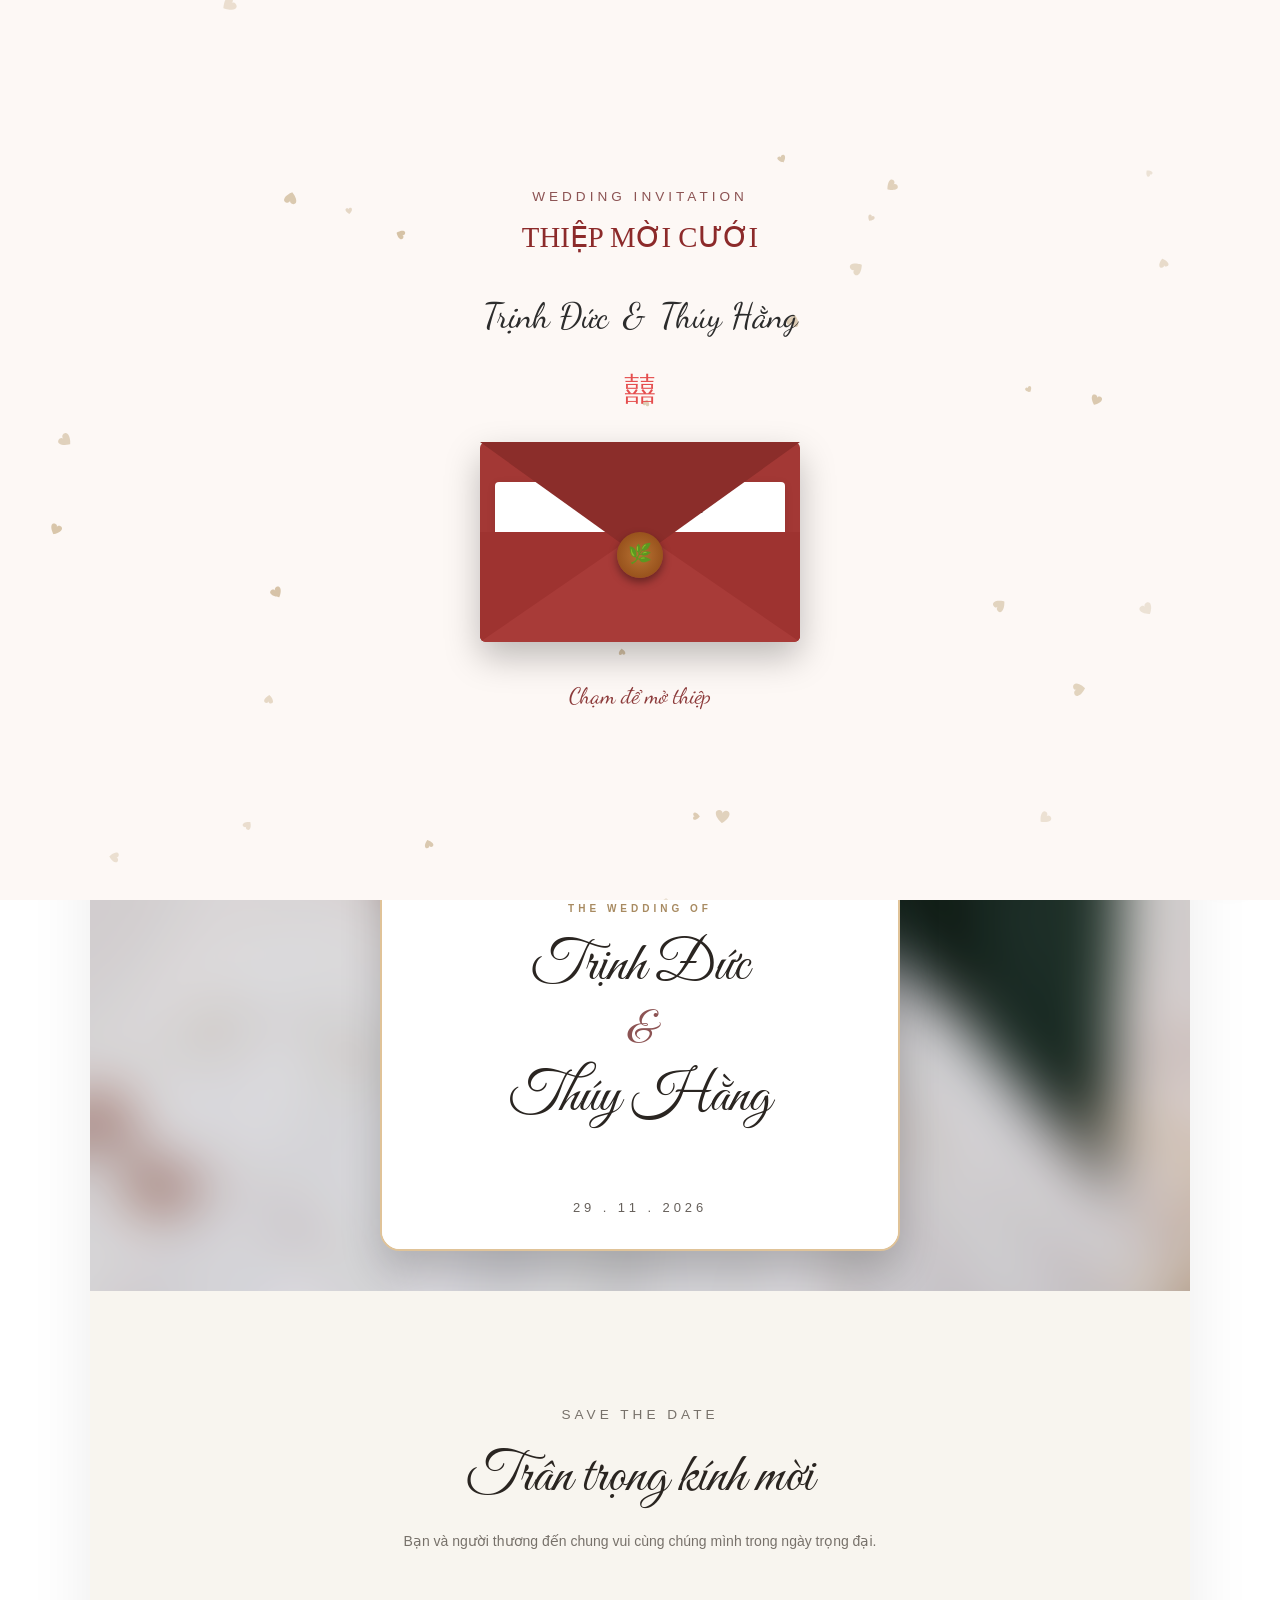
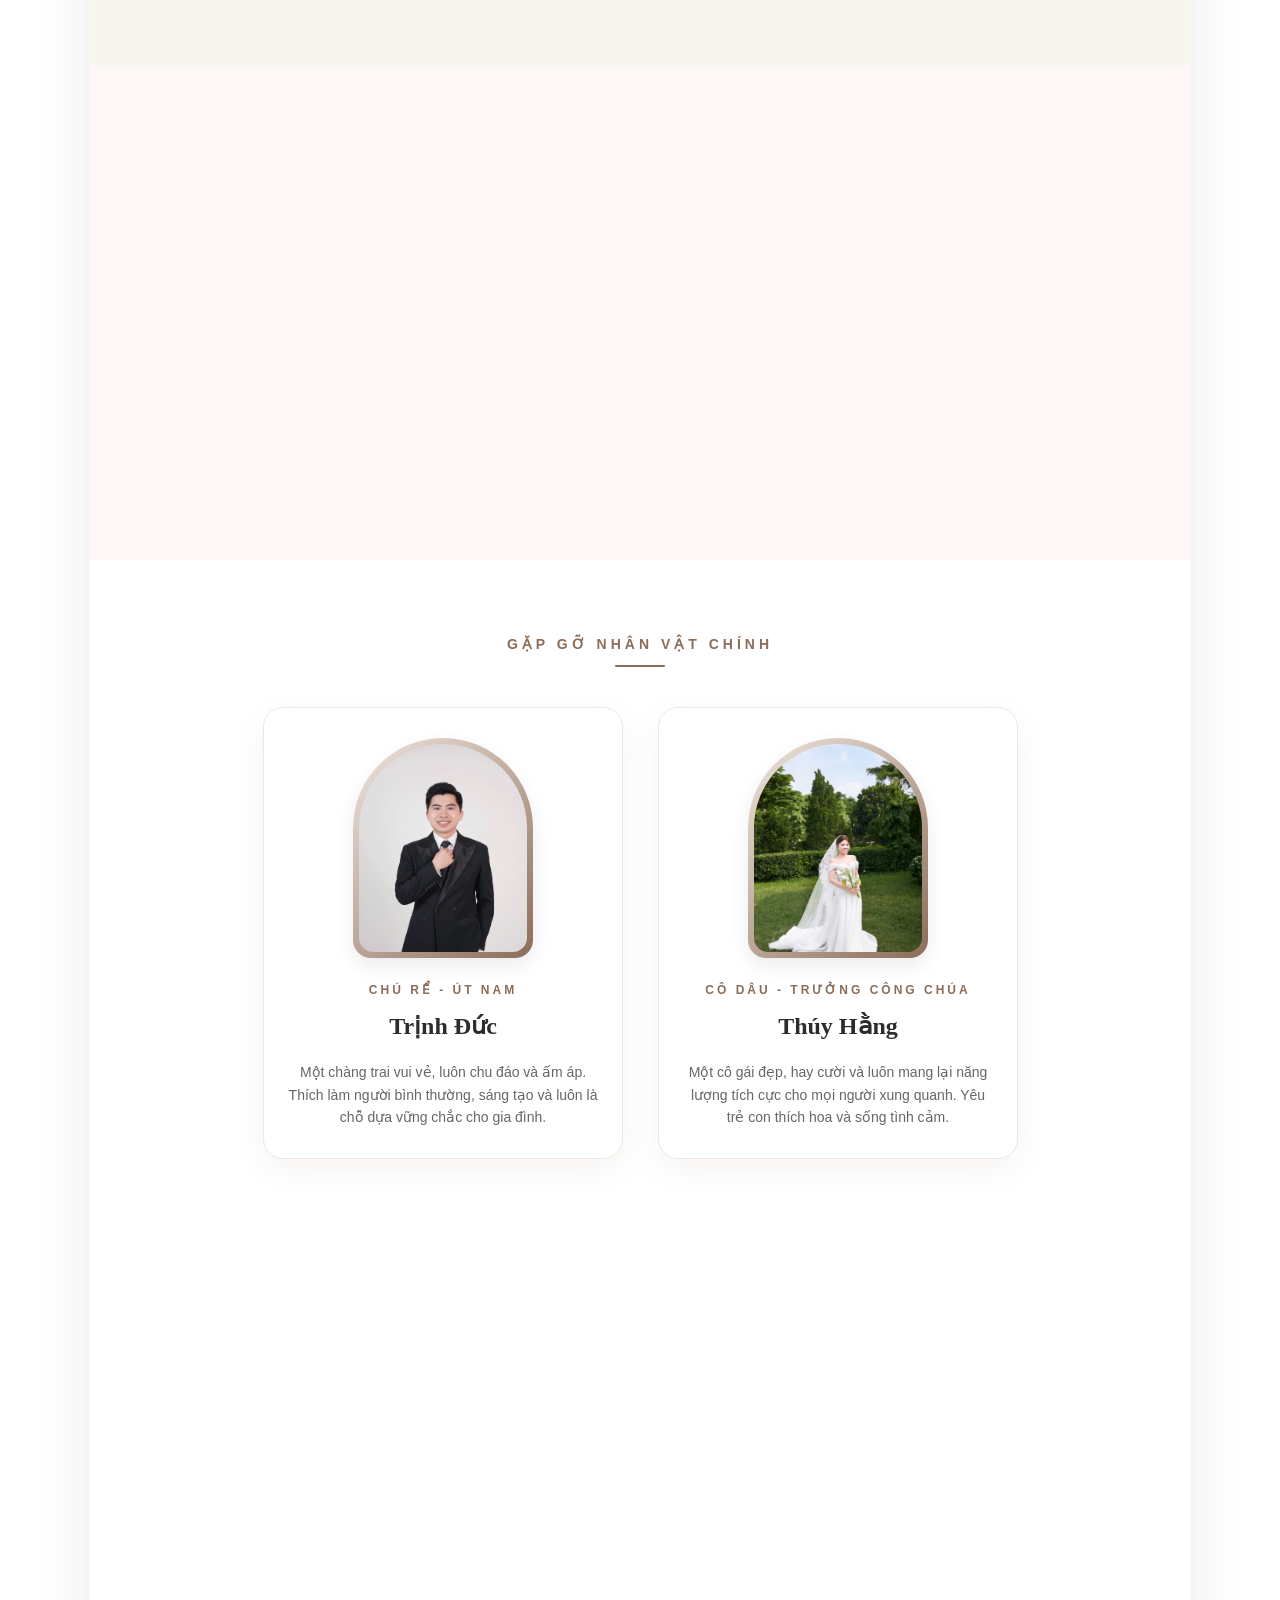
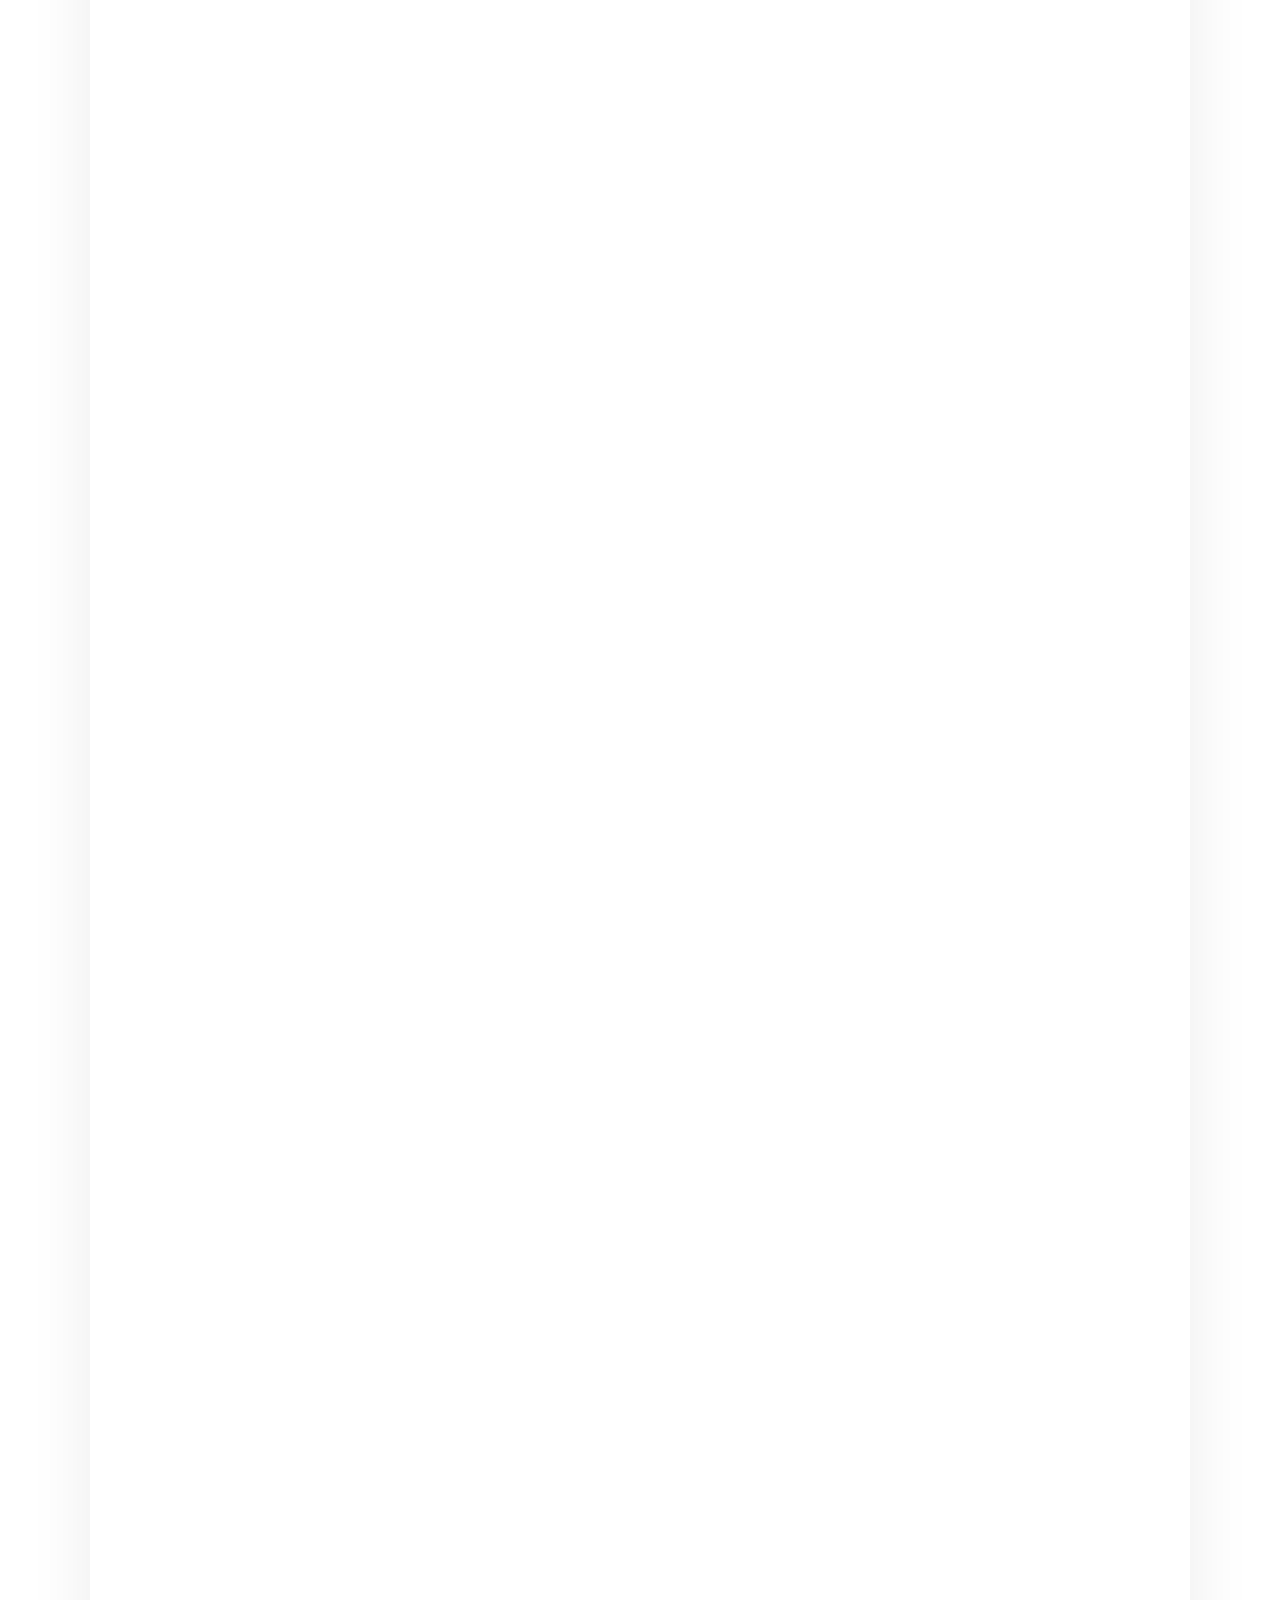
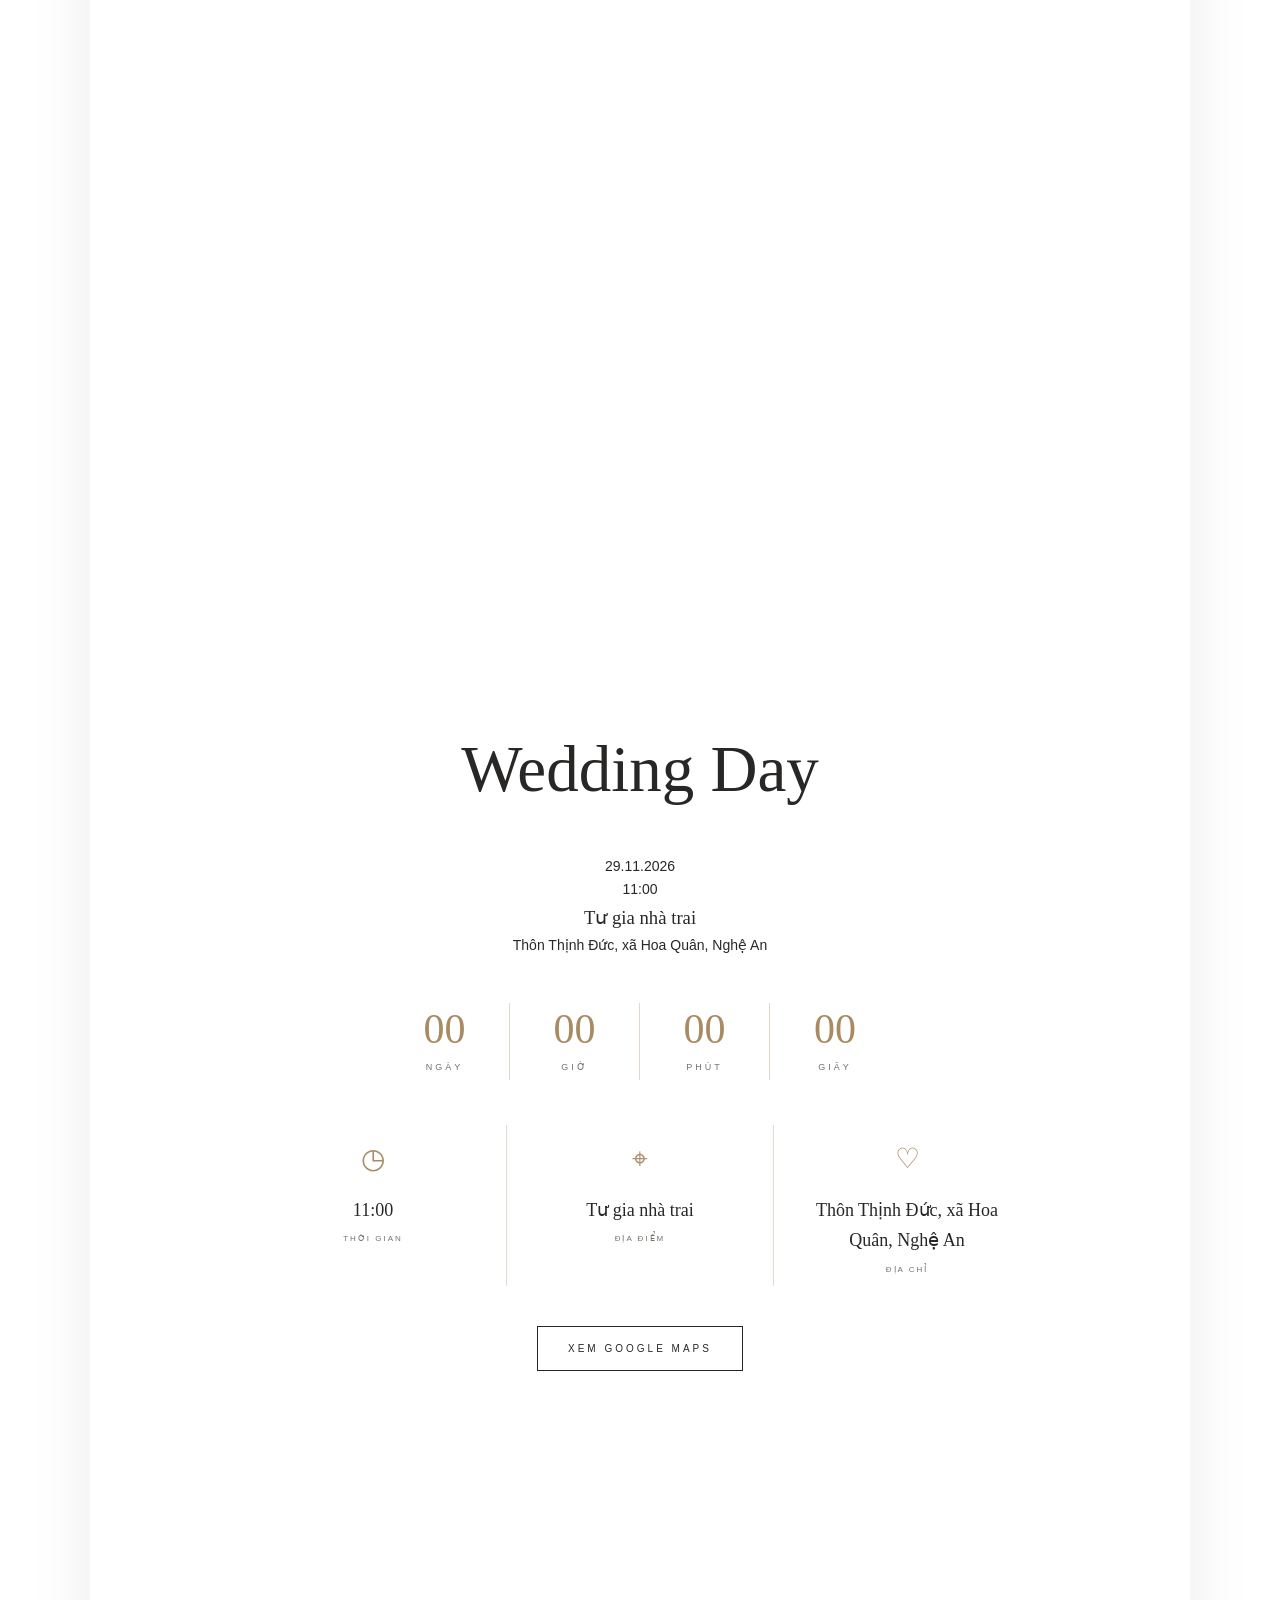
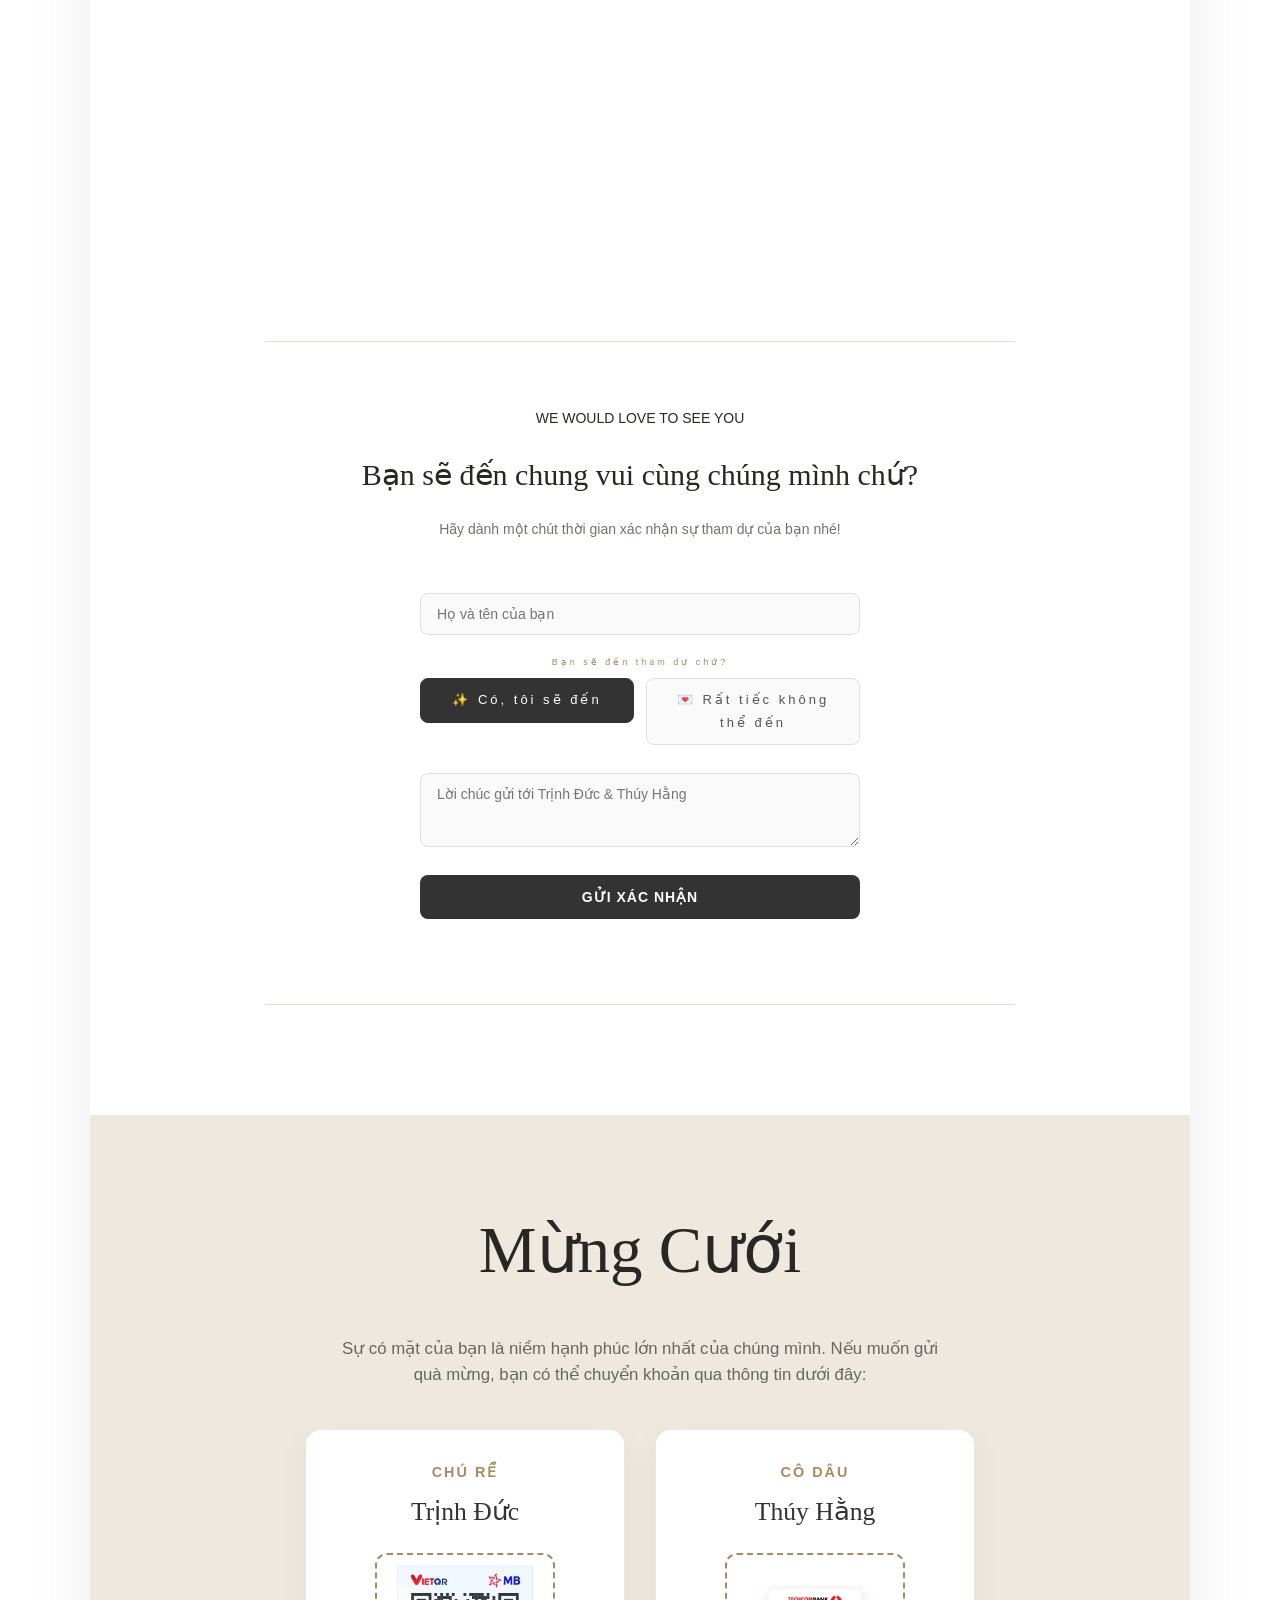
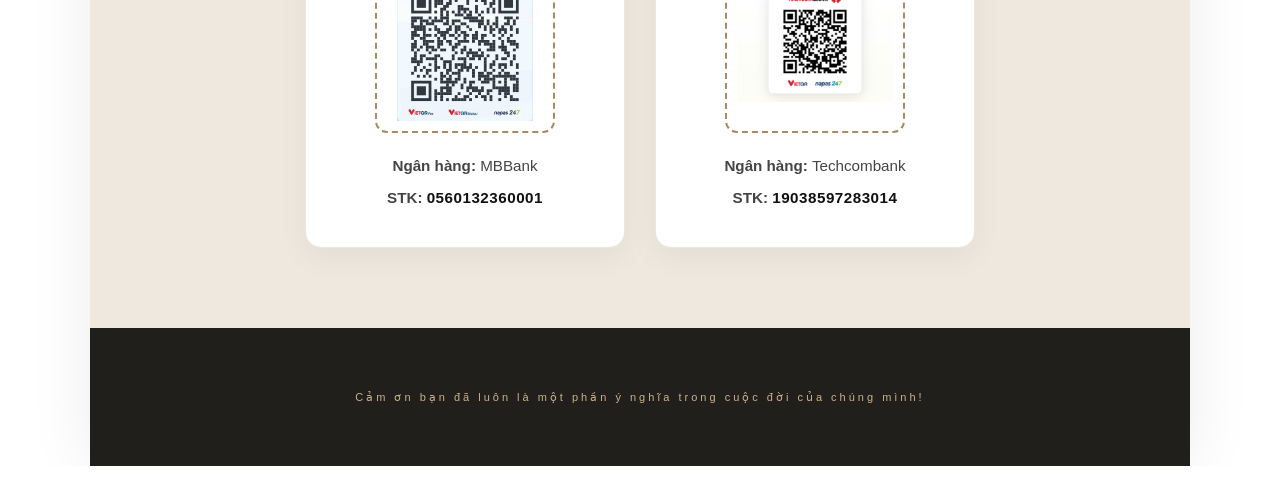
<file: index.html>
<!DOCTYPE html>
<html lang="vi">

<head>
    <meta charset="UTF-8">
    <meta name="viewport" content="width=device-width, initial-scale=1.0">
    <title>Trịnh Đức & Thúy Hằng</title>
    
    <!-- Link CSS chuẩn tĩnh cho GitHub Pages -->
    <link rel="stylesheet" href="./static/css/style.css">
    
    <!-- Google Fonts: Great Vibes & Dancing Script -->
    <link rel="preconnect" href="https://fonts.googleapis.com">
    <link rel="preconnect" href="https://fonts.gstatic.com" crossorigin>
    <link href="https://fonts.googleapis.com/css2?family=Dancing+Script:wght@600;700&family=Great+Vibes&display=swap" rel="stylesheet">
    
    <!-- Cấu hình hiển thị xem trước khi gửi link qua Zalo / Facebook -->
    <meta property="og:type" content="website">
    <meta property="og:title" content="Thiệp Mời Cưới - Trịnh Đức & Thúy Hằng">
    <meta property="og:description" content="Trân trọng kính mời bạn đến tham dự lễ cưới của chúng mình vào ngày 29.11.2026!">
    <meta property="og:image" content="https://trinhvanduc.github.io/thiep-cuoi/static/images/background.jpg">
</head>

<body>
    <!-- MÀN MỞ ĐẦU: BAO THƯ NIÊM PHONG SÁP -->
    <div class="envelope-overlay" id="envelopeOverlay">
        <canvas id="particle-canvas"></canvas>

        <div class="envelope-container">
            <p class="envelope-subtitle">WEDDING INVITATION</p>
            <h1 class="envelope-title">THIỆP MỜI CƯỚI</h1>

            <div class="envelope-names">
                <span>Trịnh Đức</span>
                <span class="and-symbol">&amp;</span>
                <span>Thúy Hằng</span>
            </div>

            <div class="double-happiness-icon">囍</div>

            <div class="envelope-box" id="envelopeBox">
                <div class="envelope-flap"></div>
                <div class="wax-seal">
                    <div class="seal-inner">🌿</div>
                </div>
                <div class="envelope-card">
                    <p>Trân trọng kính mời!</p>
                    <span class="heart-icon">💖💖</span>
                </div>
                <div class="envelope-pocket"></div>
            </div>

            <p class="tap-instruction">Chạm để mở thiệp</p>
        </div>
    </div>

    <!-- HERO SECTION -->
    <header class="hero-section">
        <!-- Nền mờ phía sau -->
        <div class="hero-blur-bg" style="background-image: url('./static/images/background.jpg');"></div>

        <div class="hero-container">
            <!-- Khung bọc ảnh chính -->
            <div class="hero-image-wrapper">
                <div class="floral-corner top-left">🌸</div>
                <div class="floral-corner top-right">🌸</div>

                <img src="./static/images/background.jpg" alt="Trịnh Đức & Thúy Hằng" class="hero-img">
            </div>

            <!-- Thẻ nội dung thông tin thiệp -->
            <div class="hero-text-card">
                <div class="zodiac-mascots">
                    <span class="mascot cat" title="Chú rể Kỷ Mão">🐱</span>
                    <span class="heart-icon">💖</span>
                    <span class="mascot snake" title="Cô dâu Tân Tỵ">🐍</span>
                </div>

                <p class="hero-subtitle">THE WEDDING OF</p>
                <h1 class="hero-title">
                    <span>Trịnh Đức</span>
                    <span class="ampersand">&amp;</span>
                    <span>Thúy Hằng</span>
                </h1>
                <div class="hero-divider"></div>
                <p class="hero-date">29 . 11 . 2026</p>
            </div>
        </div>
    </header>

    <!-- LỜI MỜI -->
    <section class="invitation-section">
        <div class="container text-center">
            <p class="envelope-subtitle scroll-reveal reveal-down delay-1">SAVE THE DATE</p>
            <h2 class="hero-title scroll-reveal reveal-up delay-2">Trân trọng kính mời</h2>
            <p class="hero-desc scroll-reveal reveal-left delay-3">
                Bạn và người thương đến chung vui cùng chúng mình trong ngày trọng đại.
            </p>
        </div>
    </section>

    <!-- CALENDAR SECTION -->
    <section class="wedding-calendar-section">
        <div class="container text-center">
            <div class="calendar-box scroll-reveal reveal-up delay-1">
                <div class="calendar-header">
                    <span class="calendar-title">Our wedding day</span>
                    <span class="calendar-month">Tháng 11</span>
                </div>

                <div class="calendar-grid">
                    <div class="day-name">CN</div>
                    <div class="day-name">T2</div>
                    <div class="day-name">T3</div>
                    <div class="day-name">T4</div>
                    <div class="day-name">T5</div>
                    <div class="day-name">T6</div>
                    <div class="day-name">T7</div>

                    <div class="day-number">1</div>
                    <div class="day-number">2</div>
                    <div class="day-number">3</div>
                    <div class="day-number">4</div>
                    <div class="day-number">5</div>
                    <div class="day-number">6</div>
                    <div class="day-number">7</div>

                    <div class="day-number">8</div>
                    <div class="day-number">9</div>
                    <div class="day-number">10</div>
                    <div class="day-number">11</div>
                    <div class="day-number">12</div>
                    <div class="day-number">13</div>
                    <div class="day-number">14</div>

                    <div class="day-number">15</div>
                    <div class="day-number">16</div>
                    <div class="day-number">17</div>
                    <div class="day-number">18</div>
                    <div class="day-number">19</div>
                    <div class="day-number">20</div>
                    <div class="day-number">21</div>

                    <div class="day-number">22</div>
                    <div class="day-number">23</div>
                    <div class="day-number">24</div>
                    <div class="day-number">25</div>
                    <div class="day-number">26</div>
                    <div class="day-number">27</div>
                    <div class="day-number">28</div>

                    <div class="day-number wedding-day">
                        <span>29</span>
                    </div>
                    <div class="day-number">30</div>
                    <div class="day-number"></div>
                </div>
            </div>
        </div>
    </section>
        <!-- KHỐI GIỚI THIỆU CÔ DÂU & CHÚ RỂ -->
    <div class="couple-section">
      <div class="couple-title">Gặp gỡ Nhân vật chính</div>
      
      <div class="couple-container">
        <!-- Chú rể -->
        <div class="couple-card">
          <div class="avatar-wrapper">
            <img src="./static/images/groom.jpg" alt="Chú rể Trịnh Đức" class="couple-avatar">
          </div>
          <div class="couple-role">Chú Rể - Út nam</div>
          <div class="couple-name">Trịnh Đức</div>
          <p class="couple-desc">
            Một chàng trai vui vẻ, luôn chu đáo và ấm áp. Thích làm người bình thường, sáng tạo và luôn là chỗ dựa vững chắc cho gia đình.
          </p>
        </div>
    
        <!-- Cô dâu -->
        <div class="couple-card">
          <div class="avatar-wrapper">
            <img src="./static/images/bride.jpg" alt="Cô dâu Thúy Hằng" class="couple-avatar">
          </div>
          <div class="couple-role">Cô Dâu - Trưởng công chúa</div>
          <div class="couple-name">Thúy Hằng</div>
          <p class="couple-desc">
            Một cô gái đẹp, hay cười và luôn mang lại năng lượng tích cực cho mọi người xung quanh. Yêu trẻ con thích hoa và sống tình cảm.
          </p>
        </div>
      </div>
    </div>

    <section class="love-story-section">

        <div class="love-story-inner">
    
            <p class="love-story-label">OUR LOVE STORY</p>
    
            <div class="love-story-line"></div>
    
            <p class="love-story-text">
                Từ một cuộc gặp gỡ nhờ duyên phận,
                chúng mình đã cùng nhau đi qua
                những ngày tháng thật đẹp. Và giờ đây, chúng mình quyết định
                đi tiếp đoạn đường còn lại của cuộc đời
                bên nhau.
            </p>
    
            <div class="love-story-symbol">♡</div>
    
        </div>

    </section>

    <!-- ẢNH CÔ DÂU & CHÚ RỂ -->
    <section class="couple-photo">
        <img src="./static/images/couple.jpg" alt="Trịnh Đức & Thúy Hằng">
    </section>

    <!-- GALLERY -->
    <section class="gallery-section" id="gallery">
        <div class="container">
            <p class="section-subtitle">MEMORIES</p>
            <h2 class="section-title">Our Moments</h2>

            <div class="slideshow-container">
                <div class="slideshow-track">
                    <div class="slide"><img src="./static/images/gallery-1.jpg" alt="Khoảnh khắc 1"></div>
                    <div class="slide"><img src="./static/images/gallery-2.jpg" alt="Khoảnh khắc 2"></div>
                    <div class="slide"><img src="./static/images/gallery-3.jpg" alt="Khoảnh khắc 3"></div>
                    <div class="slide"><img src="./static/images/gallery-4.jpg" alt="Khoảnh khắc 4"></div>
                    <div class="slide"><img src="./static/images/gallery-5.jpg" alt="Khoảnh khắc 5"></div>
                    <div class="slide"><img src="./static/images/gallery-6.jpg" alt="Khoảnh khắc 6"></div>
                    <div class="slide"><img src="./static/images/gallery-7.jpg" alt="Khoảnh khắc 7"></div>
                    <div class="slide"><img src="./static/images/gallery-8.jpg" alt="Khoảnh khắc 8"></div>
                    <div class="slide"><img src="./static/images/gallery-9.jpg" alt="Khoảnh khắc 9"></div>
                    <div class="slide"><img src="./static/images/gallery-10.jpg" alt="Khoảnh khắc 10"></div>
                    <div class="slide"><img src="./static/images/gallery-11.jpg" alt="Khoảnh khắc 11"></div>
                    <div class="slide"><img src="./static/images/gallery-12.jpg" alt="Khoảnh khắc 12"></div>
                    <div class="slide"><img src="./static/images/gallery-13.jpg" alt="Khoảnh khắc 13"></div>
                    <div class="slide"><img src="./static/images/gallery-14.jpg" alt="Khoảnh khắc 14"></div>
                    <div class="slide"><img src="./static/images/gallery-15.jpg" alt="Khoảnh khắc 15"></div>
                    <div class="slide"><img src="./static/images/gallery-16.jpg" alt="Khoảnh khắc 16"></div>
                    <div class="slide"><img src="./static/images/gallery-17.jpg" alt="Khoảnh khắc 17"></div>
                    <div class="slide"><img src="./static/images/gallery-18.jpg" alt="Khoảnh khắc 18"></div>
                    <div class="slide"><img src="./static/images/gallery-19.jpg" alt="Khoảnh khắc 19"></div>
                    <div class="slide"><img src="./static/images/gallery-20.jpg" alt="Khoảnh khắc 20"></div>
                    <div class="slide"><img src="./static/images/gallery-21.jpg" alt="Khoảnh khắc 21"></div>
                </div>

                <button class="slide-btn prev-btn" id="prevSlide">&#10094;</button>
                <button class="slide-btn next-btn" id="nextSlide">&#10095;</button>
                <div class="slideshow-dots" id="slideDots"></div>
            </div>
        </div>
    </section>

    <!-- THÔNG TIN ĐÁM CƯỚI -->
    <section>
        <h2>Wedding Day</h2>
        <p>29.11.2026</p>
        <p>11:00</p>
        <h3>Tư gia nhà trai</h3>
        <p>Thôn Thịnh Đức, xã Hoa Quân, Nghệ An</p>

        <!-- COUNTDOWN -->
        <div class="countdown" data-date="2026-11-29T11:00:00+07:00">
            <div>
                <span id="days">00</span>
                <small>NGÀY</small>
            </div>
            <div>
                <span id="hours">00</span>
                <small>GIỜ</small>
            </div>
            <div>
                <span id="minutes">00</span>
                <small>PHÚT</small>
            </div>
            <div>
                <span id="seconds">00</span>
                <small>GIÂY</small>
            </div>
        </div>

        <div class="venue-info">
            <div class="venue-item">
                <span class="venue-icon">◷</span>
                <strong>11:00</strong>
                <small>THỜI GIAN</small>
            </div>
            <div class="venue-item">
                <span class="venue-icon">⌖</span>
                <strong>Tư gia nhà trai</strong>
                <small>ĐỊA ĐIỂM</small>
            </div>
            <div class="venue-item">
                <span class="venue-icon">♡</span>
                <strong>Thôn Thịnh Đức, xã Hoa Quân, Nghệ An</strong>
                <small>ĐỊA CHỈ</small>
            </div>
        </div>

        <a href="https://maps.app.goo.gl/r1ev92EYNdfGbVeb6" target="_blank" rel="noopener noreferrer" class="map-button">XEM GOOGLE MAPS</a>

        <div class="map-container">
            <iframe src="https://www.google.com/maps/embed?pb=!1m13!1m8!1m3!1d472.18695833668085!2d105.3053554!3d18.7760513!3m2!1i1024!2i768!4f13.1!3m2!1m1!2zMTjCsDQ2JzMzLjgiTiAxMDXCsDE4JzE4LjUiRQ!5e0!3m2!1svi!2s!4v1790695305399!5m2!1svi!2s" width="600" height="450" style="border:0;" allowfullscreen="" loading="lazy" referrerpolicy="strict-origin-when-cross-origin"></iframe>
        </div>

        <div class="rsvp-invitation">
            <p class="section-label">WE WOULD LOVE TO SEE YOU</p>
            <h3>Bạn sẽ đến chung vui cùng chúng mình chứ?</h3>
            <p>Hãy dành một chút thời gian xác nhận sự tham dự của bạn nhé!</p>
            <form id="rsvpForm" class="wedding-form">
                <div class="form-group">
                    <input type="text" id="guestName" placeholder="Họ và tên của bạn" required>
                </div>
            
                <div class="form-group">
                    <label class="form-label">Bạn sẽ đến tham dự chứ?</label>
                    <div class="radio-tile-group">
                        <label class="radio-tile">
                            <input type="radio" name="attendance" value="Có, tôi sẽ đến" checked required>
                            <div class="tile-content">
                                <span>✨ Có, tôi sẽ đến</span>
                            </div>
                        </label>
                        <label class="radio-tile">
                            <input type="radio" name="attendance" value="Rất tiếc không thể đến">
                            <div class="tile-content">
                                <span>💌 Rất tiếc không thể đến</span>
                            </div>
                        </label>
                    </div>
                </div>
            
                <div class="form-group">
                    <textarea id="guestMessage" rows="3" placeholder="Lời chúc gửi tới Trịnh Đức & Thúy Hằng"></textarea>
                </div>
            <button type="submit" id="btnSubmit" class="btn-wedding">GỬI XÁC NHẬN</button>
            </form>
        </div>
    <!-- Thông báo sau khi gửi thành công -->     
        <div id="thankYouMessage" style="display: none; text-align: center; margin-top: 20px; color: #2e7d32; font-weight: 500;">
            Cảm ơn bạn đã gửi xác nhận và lời chúc! ❤️
        </div>

        </section>

    <!-- MỪNG CƯỚI -->
    <section class="gift-section" id="gift">
        <div class="container">
            <h2 class="section-title">Mừng Cưới</h2>
            <p class="gift-subtitle">Sự có mặt của bạn là niềm hạnh phúc lớn nhất của chúng mình. Nếu muốn gửi quà mừng, bạn có thể chuyển khoản qua thông tin dưới đây:</p>

            <div class="gift-grid">
                <div class="gift-card">
                    <div class="gift-role">Chú Rể</div>
                    <h3 class="gift-name">Trịnh Đức</h3>
                    <div class="qr-box">
                        <img src="./static/images/qr_groom.jpg" alt="QR Chú rể" class="qr-code">
                    </div>
                    <div class="bank-info">
                        <p><strong>Ngân hàng:</strong> MBBank</p>
                        <p><strong>STK:</strong> <span class="account-num">0560132360001</span></p>
                    </div>
                </div>

                <div class="gift-card">
                    <div class="gift-role">Cô Dâu</div>
                    <h3 class="gift-name">Thúy Hằng</h3>
                    <div class="qr-box">
                        <img src="./static/images/qr_bride.png" alt="QR Cô dâu" class="qr-code">
                    </div>
                    <div class="bank-info">
                        <p><strong>Ngân hàng:</strong> Techcombank</p>
                        <p><strong>STK:</strong> <span class="account-num">19038597283014</span></p>
                    </div>
                </div>
            </div>
        </div>
    </section>

    <footer>
        <p>Cảm ơn bạn đã luôn là một phần ý nghĩa trong cuộc đời của chúng mình!</p>
    </footer>

    <audio id="weddingMusic" loop>
        <source src="./static/music/wedding.mp3" type="audio/mpeg">
    </audio>

    <button id="musicButton" class="music-button" type="button" aria-label="Bật nhạc">♫</button>

    <script src="./static/js/main.js"></script>

    <script>
    document.getElementById('rsvpForm').addEventListener('submit', function(e) {
        e.preventDefault();
        
        const btn = document.getElementById('btnSubmit');
        btn.innerText = 'ĐANG GỬI...';
        btn.disabled = true;
    
        const FORM_ID = '1FAIpQLSfMULUPTZT-agwkSXx5fhI9UOURirpOEYW1sugWIOfSFNz82w'; 
        const formUrl = `https://docs.google.com/forms/d/e/${FORM_ID}/formResponse`;
    
        const name = document.getElementById('guestName').value;
        const attendance = document.querySelector('input[name="attendance"]:checked').value;
        const message = document.getElementById('guestMessage').value;
    
        const formData = new URLSearchParams();
        formData.append('entry.1679970979', name);
        formData.append('entry.147494649', attendance);
        formData.append('entry.547125877', message);
    
        fetch(formUrl, {
            method: 'POST',
            mode: 'no-cors',
            headers: {
                'Content-Type': 'application/x-www-form-urlencoded'
            },
            body: formData.toString()
        }).then(() => {
            document.getElementById('rsvpForm').style.display = 'none';
            document.getElementById('thankYouMessage').style.display = 'block';
        }).catch(error => {
            console.error('Error:', error);
            alert('Có lỗi xảy ra, vui lòng thử lại sau!');
            btn.innerText = 'GỬI XÁC NHẬN';
            btn.disabled = false;
        });
    });
    </script>
    <!-- HIỆU ỨNG TRÁI TIM RƠI -->
    <div id="heart-container" style="position: fixed; top: 0; left: 0; width: 100%; height: 100%; pointer-events: none; z-index: 9999; overflow: hidden;"></div>
    
    <script>
    function createHeart() {
      const container = document.getElementById('heart-container');
      if (!container) return;
    
      const heart = document.createElement('div');
      heart.classList.add('falling-heart');
      
      // Danh sách các biểu tượng trái tim đỏ/hồng ngọt ngào
      const hearts = ['❤️', '💖', '💕', '💗', '❣️'];
      heart.innerText = hearts[Math.floor(Math.random() * hearts.length)];
    
      // Kích thước ngẫu nhiên (12px - 24px)
      const size = Math.random() * 12 + 12;
      heart.style.fontSize = `${size}px`;
    
      // Vị trí xuất hiện ngẫu nhiên theo chiều ngang (0% - 100%)
      heart.style.left = `${Math.random() * 100}vw`;
    
      // Thời gian rơi ngẫu nhiên (4s - 8s)
      const duration = Math.random() * 4 + 4;
      heart.style.animationDuration = `${duration}s`;
    
      // Độ mờ ngẫu nhiên
      heart.style.opacity = Math.random() * 0.5 + 0.5;
    
      container.appendChild(heart);
    
      // Tự động xóa trái tim sau khi rơi xong để giải phóng bộ nhớ
      setTimeout(() => {
        heart.remove();
      }, duration * 1000);
    }
    
    // Tạo trái tim mới mỗi 400ms (khoảng 2.5 trái tim/giây)
    setInterval(createHeart, 400);
</script>
</body>
</html>
</file>
<file: static/css/style.css>
/* =====================================================
   THIỆP CƯỚI ONLINE
   STYLE: SANG TRỌNG - HIỆN ĐẠI
   ===================================================== */


/* =====================================================
   1. BIẾN MÀU SẮC
   ===================================================== */
/* Import phông chữ thanh lịch chuyên cho Thiệp cưới */
@import url('https://fonts.googleapis.com/css2?family=Cormorant+Garamond:ital,wght@0,400;0,600;1,400&family=Great+Vibes&family=Montserrat:wght@300;400;500&display=swap');

/* HIỆU ỨNG CUỘN HIỆN CHỮ */
.scroll-reveal {
    opacity: 0;
    transition: transform 1.2s cubic-bezier(0.16, 1, 0.3, 1), opacity 1.2s ease;
    will-change: transform, opacity;
}

.reveal-down { transform: translateY(-35px); }
.reveal-up { transform: translateY(35px); }

.scroll-reveal.active {
    opacity: 1 !important;
    transform: translateY(0) !important;
}

.delay-1 { transition-delay: 0.25s; }
:root {
    --ivory: #f8f5ef;
    --cream: #eee8de;
    --white: #ffffff;

    --text: #292725;
    --text-light: #77716a;

    --gold: #a88b62;
    --gold-light: #c9b18c;

    --dark: #211f1c;
}


/* =====================================================
   2. RESET
   ===================================================== */

* {
    margin: 0;
    padding: 0;
    box-sizing: border-box;
}

html {
    scroll-behavior: smooth;
}

body {
    background: var(--ivory);
    color: var(--text);

    font-family: Arial, sans-serif;

    line-height: 1.7;
}


/* =====================================================
   3. TYPOGRAPHY
   ===================================================== */

h1,
h2,
h3 {
    font-family: Georgia, "Times New Roman", serif;
    font-weight: 400;
}

h1 {
    font-size: clamp(55px, 10vw, 110px);
}

h2 {
    font-size: clamp(38px, 6vw, 65px);
}

p {
    font-size: 14px;
}


/* =====================================================
   4. TRANG CHÍNH
   ===================================================== */

body {
    max-width: 1100px;
    margin: 0 auto;

    background: var(--white);

    box-shadow:
        0 0 60px rgba(0, 0, 0, 0.08);
}


/* =====================================================
   HERO BANNER - NỀN NGHỆ THUẬT & LINH VẬT MẸO - RẮN
   ===================================================== */

.hero-section {
    position: relative;
    padding: 40px 15px;
    display: flex;
    justify-content: center;
    align-items: center;
    min-height: 100vh;
    overflow: hidden;
}

/* Nền mờ nghệ thuật xóa bỏ 2 vệt màu đen */
.hero-blur-bg {
    position: absolute;
    inset: -20px; /* Mở rộng lề để mờ tràn viền */
    background-size: cover;
    background-position: center;
    filter: blur(25px) brightness(0.9);
    transform: scale(1.1); /* Tránh lộ mép trắng khi blur */
    z-index: 1;
}

/* Container chính */
.hero-container {
    position: relative;
    z-index: 2;
    width: 100%;
    max-width: 520px; /* Bóp gọn tỉ lệ vừa vặn cho ảnh chân dung */
    margin: 0 auto;
    border-radius: 20px;
    overflow: hidden;
    box-shadow: 0 20px 40px rgba(0, 0, 0, 0.2);
    background: #ffffff;
    border: 2px solid #e0c398; /* Viền vàng đồng sang trọng */
}

/* Khung bọc ảnh */
.hero-image-wrapper {
    position: relative;
    width: 100%;
    background-color: transparent;
    display: flex;
    justify-content: center;
    align-items: center;
    overflow: hidden;
}

.hero-img {
    width: 100%;
    height: auto;
    display: block;
    object-fit: contain;
}

/* Trang trí hoa góc khung ảnh */
.floral-corner {
    position: absolute;
    font-size: 1.8rem;
    z-index: 3;
    pointer-events: none;
    filter: drop-shadow(0 2px 5px rgba(0,0,0,0.2));
}

.floral-corner.top-left { top: 10px; left: 15px; }
.floral-corner.top-right { top: 10px; right: 15px; }

/* Thẻ nội dung phía dưới */
.hero-text-card {
    padding: 25px 20px 30px;
    text-align: center;
    background: #ffffff;
    position: relative;
    z-index: 3;
}

/* Biểu tượng Linh vật Chibi Mèo & Rắn */
.zodiac-mascots {
    display: flex;
    justify-content: center;
    align-items: center;
    gap: 12px;
    margin-bottom: 10px;
    font-size: 1.8rem;
}

.zodiac-mascots .mascot {
    display: inline-block;
    transition: transform 0.3s ease;
    cursor: pointer;
}

.zodiac-mascots .mascot:hover {
    transform: scale(1.25) rotate(8deg);
}

.zodiac-mascots .heart-icon {
    font-size: 1.2rem;
    animation: heartBeat 1.5s infinite ease-in-out;
}

.hero-subtitle {
    font-size: 10px;
    letter-spacing: 4px;
    color: #a88b62;
    font-weight: 600;
    margin-bottom: 8px;
}

/* =====================================================
   FONT CHỮ VIẾT TAY NGHỆ THUẬT CHO TÊN CHÚ RỂ & CÔ DÂU
   ===================================================== */

.hero-title {
    font-family: 'Great Vibes', 'Dancing Script', cursive; /* Font chữ uốn lượn lãng mạn */
    font-size: clamp(38px, 6vw, 56px); /* Cỡ chữ nét bay bổng */
    color: #2a2521;
    line-height: 1.4;
    font-weight: 400;
    margin: 10px 0;
}

/* Đưa tên Chú rể và Cô dâu thành 2 dòng riêng như mẫu */
.hero-title span.name {
    display: block;
    letter-spacing: 1px;
}

/* Ký tự & nối ở giữa */
.hero-title .ampersand {
    display: block;
    font-family: 'Great Vibes', cursive;
    color: #8c5353;
    font-size: 0.8em;
    margin: -5px 0;
}

.hero-date {
    font-size: 12px;
    letter-spacing: 3px;
    color: #66605b;
}

/* Animation nhịp đập cho trái tim giữa Mèo & Rắn */
@keyframes heartBeat {
    0%, 100% { transform: scale(1); }
    50% { transform: scale(1.2); }
}

/* Tối ưu điện thoại */
@media (max-width: 600px) {
    .hero-section {
        padding: 20px 10px;
    }
    .hero-container {
        max-width: 100%;
        border-radius: 16px;
    }
    .zodiac-mascots {
        font-size: 1.5rem;
    }
}


/* =====================================================
   6. SECTION CHUNG
   ===================================================== */

section {
    padding: 110px 10%;

    text-align: center;
}

section h2 {
    margin-bottom: 30px;
}


/* =====================================================
   7. LỜI MỜI
   ===================================================== */

section:nth-of-type(1) {
    background: var(--ivory);
}

section:nth-of-type(1)::before {

    display: block;

    color: var(--gold);

    font-size: 10px;

    letter-spacing: 5px;

    margin-bottom: 20px;
}

section:nth-of-type(1) p {
    max-width: 600px;

    margin: auto;

    color: var(--text-light);

    line-height: 2;
}



/* =====================================================
   9. WEDDING DAY
   ===================================================== */

section:nth-of-type(3) {
    position: relative;

    background: var(--cream);

    overflow: hidden;
}

section:nth-of-type(3)::before {
    content: "";

    position: absolute;

    top: 0;
    left: 0;

    width: 100%;
    height: 5px;

    background: var(--gold);
}

section:nth-of-type(3)::after {
    content: "20";

    position: absolute;

    right: -50px;
    bottom: -100px;

    font-family: Georgia, serif;

    font-size: 300px;

    color: rgba(168, 139, 98, 0.08);

    pointer-events: none;
}

section:nth-of-type(3) h2 {
    margin-bottom: 35px;
}

section:nth-of-type(3) p:first-of-type {
    font-family: Georgia, serif;

    font-size: 55px;

    color: var(--gold);

    margin-bottom: 5px;
}

section:nth-of-type(3) p:nth-of-type(2) {
    font-size: 14px;

    letter-spacing: 3px;

    margin-bottom: 25px;
}

section:nth-of-type(3) h3 {
    font-size: 27px;

    margin-bottom: 10px;
}

section:nth-of-type(3) p:nth-of-type(3) {
    color: var(--text-light);

    margin-bottom: 30px;
}


/* =====================================================
   10. GOOGLE MAP
   ===================================================== */

section a {
    display: inline-block;

    padding: 13px 30px;

    border: 1px solid var(--text);

    color: var(--text);

    text-decoration: none;

    font-size: 10px;

    letter-spacing: 3px;

    transition: 0.3s ease;
}

section a:hover {
    background: var(--text);

    color: white;
}


/* =====================================================
   11. FOOTER
   ===================================================== */

footer {
    padding: 60px 20px;

    text-align: center;

    background: var(--dark);

    color: white;
}

footer p {
    color: var(--gold-light);

    letter-spacing: 3px;

    font-size: 11px;
}


/* =====================================================
   12. MOBILE
   ===================================================== */

@media (max-width: 600px) {

    body {
        width: 100%;

        box-shadow: none;
    }

    header {
        min-height: 100svh;

        padding: 25px;
    }

    header::before {
        inset: 15px;
    }

    header p:first-child {
        font-size: 9px;

        letter-spacing: 4px;
    }

    header h1 {
        font-size: 58px;
    }

    header p:last-child {
        font-size: 10px;

        letter-spacing: 5px;
    }

    section {
        padding: 80px 25px;
    }

    section:nth-of-type(3) p:first-of-type {
        font-size: 45px;
    }

    section:nth-of-type(3)::after {
        font-size: 200px;
    }
}

/* =====================================================
   COUNTDOWN
   ===================================================== */

.countdown {
    display: flex;
    justify-content: center;
    align-items: center;

    gap: 0;

    margin: 45px auto 40px;
    max-width: 650px;
}

.countdown > div {
    min-width: 130px;
    padding: 5px 25px;

    text-align: center;

    border-right: 1px solid
        rgba(168, 139, 98, 0.35);
}

.countdown > div:last-child {
    border-right: none;
}

.countdown span {
    display: block;

    font-family:
        Georgia,
        "Times New Roman",
        serif;

    font-size: 42px;

    color: var(--gold);

    line-height: 1;

    margin-bottom: 10px;
}

.countdown small {
    display: block;

    font-size: 9px;

    letter-spacing: 3px;

    color: var(--text-light);
}


/* =====================================================
   COUNTDOWN - MOBILE
   ===================================================== */

@media (max-width: 600px) {

    .countdown {
        width: 100%;
        margin: 35px auto;

    }

    .countdown > div {
        min-width: 0;
        flex: 1;

        padding: 5px 8px;
    }

    .countdown span {
        font-size: 30px;
    }

    .countdown small {
        font-size: 7px;
        letter-spacing: 1.5px;
    }
}

/* =====================================================
   SCROLL REVEAL
   ===================================================== */

section,
footer {
    opacity: 0;
    transform: translateY(35px);

    transition:
        opacity 0.9s ease,
        transform 0.9s ease;
}

section.show,
footer.show {
    opacity: 1;
    transform: translateY(0);
}

/* =====================================================
   COUPLE PHOTO
   ===================================================== */

.couple-photo {
    padding: 90px 10%;
    background: var(--white);
}

.couple-photo img {
    display: block;

    width: 100%;
    max-width: 700px;

    height: auto;

    margin: auto;

    object-fit: contain;

    border-radius: 2px;

    box-shadow:
        0 20px 50px rgba(0, 0, 0, 0.12);
}



/* =====================================================
   VENUE INFO
   ===================================================== */

.venue-info {
    display: flex;
    justify-content: center;

    max-width: 800px;

    margin: 45px auto 35px;
}

.venue-item {
    flex: 1;

    padding: 10px 25px;

    border-right: 1px solid
        rgba(168, 139, 98, 0.3);

    display: flex;
    flex-direction: column;
    align-items: center;
}

.venue-item:last-child {
    border-right: none;
}

.venue-icon {
    font-family: Georgia, serif;

    font-size: 28px;

    color: var(--gold);

    margin-bottom: 12px;
}

.venue-item strong {
    font-family: Georgia, serif;

    font-size: 18px;

    font-weight: 400;

    margin-bottom: 7px;
}

.venue-item small {
    font-size: 8px;

    letter-spacing: 2px;

    color: var(--text-light);
}


/* =====================================================
   MAP BUTTON
   ===================================================== */

.map-button {
    margin-top: 5px;

    min-width: 200px;

    text-align: center;
}


/* =====================================================
   VENUE - MOBILE
   ===================================================== */

@media (max-width: 600px) {

    .venue-info {
        flex-direction: column;

        margin: 35px auto;
    }

    .venue-item {
        padding: 20px 10px;

        border-right: none;

        border-bottom: 1px solid
            rgba(168, 139, 98, 0.25);
    }

    .venue-item:last-child {
        border-bottom: none;
    }

    .venue-item strong {
        font-size: 17px;

        max-width: 280px;
    }

    .map-button {
        margin-top: 10px;
    }
}

/* =====================================================
   GOOGLE MAP
   ===================================================== */

.map-container {
    width: 100%;
    max-width: 850px;

    margin: 50px auto 0;

    overflow: hidden;

    border-radius: 3px;

    box-shadow:
        0 15px 40px rgba(0, 0, 0, 0.12);
}

.map-container iframe {
    display: block;

    width: 100%;

    filter: grayscale(15%);
}


/* =====================================================
   GOOGLE MAP - MOBILE
   ===================================================== */

@media (max-width: 600px) {

    .map-container {
        margin-top: 40px;
    }

    .map-container iframe {
        height: 300px;
    }
}

/* =====================================================
   MUSIC BUTTON
   ===================================================== */

.music-button {
    position: fixed;

    right: 25px;
    bottom: 25px;

    width: 52px;
    height: 52px;

    border-radius: 50%;

    border: 1px solid var(--gold);

    background: rgba(255, 255, 255, 0.92);

    color: var(--gold);

    font-size: 20px;

    cursor: pointer;

    z-index: 999;

    box-shadow:
        0 8px 25px rgba(0, 0, 0, 0.15);

    transition:
        transform 0.3s ease,
        background 0.3s ease;
}

.music-button:hover {
    transform: scale(1.08);
}

.music-button.playing {
    animation: musicRotate 4s linear infinite;
}

@keyframes musicRotate {

    from {
        transform: rotate(0deg);
    }

    to {
        transform: rotate(360deg);
    }

}


/* =====================================================
   MUSIC - MOBILE
   ===================================================== */

@media (max-width: 600px) {

    .music-button {
        width: 46px;
        height: 46px;

        right: 18px;
        bottom: 18px;

        font-size: 17px;
    }

}

/* =====================================================
   RSVP PAGE
   ===================================================== */

.rsvp-page {
    min-height: 100vh;

    opacity: 1;
    transform: none;

    padding: 100px 25px;

    background: var(--ivory);
}

.rsvp-page h1 {
    margin-bottom: 25px;
}

.rsvp-intro {
    max-width: 550px;

    margin: 0 auto 50px;

    color: var(--text-light);

    line-height: 2;
}


/* =====================================================
   RSVP FORM
   ===================================================== */

.rsvp-form {
    width: 100%;
    max-width: 550px;

    margin: auto;

    text-align: left;
}

.form-group {
    margin-bottom: 25px;
}

.form-group label {
    display: block;

    margin-bottom: 8px;

    font-size: 9px;

    letter-spacing: 3px;

    color: var(--gold);
}

.form-group input,
.form-group select,
.form-group textarea {
    width: 100%;

    padding: 15px;

    border: 1px solid #ddd5ca;

    background: white;

    color: var(--text);

    font-family: Arial, sans-serif;

    font-size: 14px;

    outline: none;

    transition: border-color 0.3s ease;
}

.form-group input:focus,
.form-group select:focus,
.form-group textarea:focus {
    border-color: var(--gold);
}

.form-group textarea {
    resize: vertical;
}


/* =====================================================
   RSVP BUTTON
   ===================================================== */

.rsvp-button {
    display: block;

    width: 100%;

    padding: 16px;

    border: 1px solid var(--text);

    background: var(--text);

    color: white;

    font-size: 10px;

    letter-spacing: 3px;

    cursor: pointer;

    transition: 0.3s ease;
}

.rsvp-button:hover {
    background: var(--gold);

    border-color: var(--gold);
}


/* =====================================================
   BACK BUTTON
   ===================================================== */

.back-button {
    display: inline-block;

    margin-top: 35px;

    color: var(--text);

    text-decoration: none;

    font-size: 9px;

    letter-spacing: 2px;
}


/* =====================================================
   RSVP MOBILE
   ===================================================== */

@media (max-width: 600px) {

    .rsvp-page {
        padding: 70px 20px;
    }

    .rsvp-page h1 {
        font-size: 45px;
    }

}

/* =====================================================
   RSVP SUCCESS MESSAGE
   ===================================================== */

.success-message {
    max-width: 550px;

    margin: 0 auto 40px;

    padding: 50px 30px;

    border-top: 1px solid
        rgba(168, 139, 98, 0.35);

    border-bottom: 1px solid
        rgba(168, 139, 98, 0.35);

    background: rgba(255, 255, 255, 0.7);

    text-align: center;

    animation: successFadeIn 0.7s ease;
}


/* DẤU TÍCH */

.success-message span {
    display: block;

    width: 52px;
    height: 52px;

    margin: 0 auto 25px;

    border: 1px solid var(--gold);

    border-radius: 50%;

    color: var(--gold);

    font-family: Georgia, serif;

    font-size: 25px;

    line-height: 50px;
}


/* TIÊU ĐỀ */

.success-title {
    margin-bottom: 10px;

    font-family:
        Georgia,
        "Times New Roman",
        serif;

    font-size: 30px !important;

    color: var(--text);

    line-height: 1.4;
}


/* NỘI DUNG */

.success-message p:not(.success-title):not(.success-note) {
    color: var(--text-light);

    font-size: 13px;

    line-height: 1.9;
}


/* LỜI NHẮN CUỐI */

.success-note {
    margin-top: 25px;

    color: var(--gold);

    font-family:
        Georgia,
        "Times New Roman",
        serif;

    font-size: 15px;

    font-style: italic;

    line-height: 1.8;
}


/* HIỆU ỨNG */

@keyframes successFadeIn {

    from {
        opacity: 0;

        transform: translateY(15px);
    }

    to {
        opacity: 1;

        transform: translateY(0);
    }

}


/* MOBILE */

@media (max-width: 600px) {

    .success-message {
        padding: 45px 20px;
    }

    .success-title {
        font-size: 27px !important;
    }

    .success-note {
        font-size: 14px;
    }

}

/* =====================================================
   RSVP INVITATION - TRANG CHỦ
   ===================================================== */

.rsvp-invitation {
    max-width: 750px;

    margin: 70px auto 0;

    padding: 65px 30px;

    text-align: center;

    border-top: 1px solid
        rgba(168, 139, 98, 0.3);

    border-bottom: 1px solid
        rgba(168, 139, 98, 0.3);
}

.rsvp-invitation .section-label {
    margin-bottom: 18px;
}

.rsvp-invitation h3 {
    font-size: 30px;

    font-weight: 400;

    margin-bottom: 15px;
}

.rsvp-invitation > p:not(.section-label) {
    max-width: 500px;

    margin: 0 auto 30px;

    color: var(--text-light);

    line-height: 2;
}


/* =====================================================
   RSVP MAIN BUTTON
   ===================================================== */

.rsvp-main-button {
    min-width: 230px;

    padding: 15px 30px;

    background: var(--text);

    border: 1px solid var(--text);

    color: white;

    font-size: 10px;

    letter-spacing: 3px;

    text-decoration: none;

    transition:
        background 0.3s ease,
        border-color 0.3s ease,
        transform 0.3s ease;
}

.rsvp-main-button:hover {
    background: var(--gold);

    border-color: var(--gold);

    color: white;

    transform: translateY(-2px);
}


/* =====================================================
   RSVP MAIN - MOBILE
   ===================================================== */

@media (max-width: 600px) {

    .rsvp-invitation {
        margin-top: 50px;

        padding: 50px 15px;
    }

    .rsvp-invitation h3 {
        font-size: 24px;

        line-height: 1.5;
    }

    .rsvp-invitation > p:not(.section-label) {
        font-size: 13px;
    }

    .rsvp-main-button {
        width: 100%;

        max-width: 300px;
    }

}

/* =====================================================
   ADMIN PAGE
   ===================================================== */

.admin-page {
    min-height: 100vh;

    opacity: 1;
    transform: none;

    padding: 90px 25px;

    background: var(--ivory);

    text-align: center;
}

.admin-page h1 {
    margin-bottom: 20px;
}

.admin-intro {
    max-width: 550px;

    margin: 0 auto 45px;

    color: var(--text-light);

    line-height: 2;
}


/* =====================================================
   GUEST TOTAL
   ===================================================== */

.guest-total {
    margin: 0 auto 50px;

    padding: 25px;

    max-width: 250px;

    border-top: 1px solid
        rgba(168, 139, 98, 0.35);

    border-bottom: 1px solid
        rgba(168, 139, 98, 0.35);
}

.guest-total span {
    display: block;

    font-family: Georgia, serif;

    font-size: 50px;

    color: var(--gold);

    line-height: 1;

    margin-bottom: 10px;
}

.guest-total small {
    font-size: 8px;

    letter-spacing: 3px;

    color: var(--text-light);
}


/* =====================================================
   GUEST LIST
   ===================================================== */

.guest-list {
    width: 100%;

    max-width: 800px;

    margin: auto;

    text-align: left;
}

.guest-card {
    display: flex;

    gap: 25px;

    padding: 25px;

    margin-bottom: 15px;

    background: white;

    border: 1px solid
        rgba(168, 139, 98, 0.15);

    box-shadow:
        0 8px 25px rgba(0, 0, 0, 0.04);
}

.guest-number {
    width: 35px;

    flex-shrink: 0;

    font-family: Georgia, serif;

    font-size: 20px;

    color: var(--gold);
}

.guest-content {
    flex: 1;
}

.guest-content h3 {
    font-size: 22px;

    margin-bottom: 8px;
}

.attendance {
    display: inline-block;

    margin-bottom: 10px;

    font-size: 8px;

    letter-spacing: 2px;
}

.attendance.yes {
    color: var(--gold);
}

.attendance.no {
    color: var(--text-light);
}

.guest-content p {
    color: var(--text-light);

    font-size: 13px;

    line-height: 1.8;
}

.empty-guests {
    padding: 50px;

    background: white;

    text-align: center;

    color: var(--text-light);
}


/* =====================================================
   ADMIN MOBILE
   ===================================================== */

@media (max-width: 600px) {

    .admin-page {
        padding: 70px 20px;
    }

    .admin-page h1 {
        font-size: 45px;
    }

    .guest-card {
        gap: 15px;

        padding: 20px;
    }

    .guest-number {
        width: 25px;

        font-size: 17px;
    }

    .guest-content h3 {
        font-size: 19px;
    }

}



/* ==========================================
   HERO - PHẦN MỞ ĐẦU
========================================== */

.hero {
    position: relative;

    min-height: 100vh;

    display: flex;
    align-items: center;
    justify-content: center;

    padding: 60px 25px;

    box-sizing: border-box;

    background:
        linear-gradient(
            rgba(30, 26, 23, 0.28),
            rgba(30, 26, 23, 0.28)
        ),
        url("../images/background.jpg")
        center center / cover no-repeat;

    overflow: hidden;
}

.hero-overlay {
    position: absolute;

    inset: 0;

    background:
        linear-gradient(
            to bottom,
            rgba(20, 17, 15, 0.12),
            rgba(20, 17, 15, 0.38)
        );
}

.hero-content {
    position: relative;
    z-index: 1;

    width: 100%;
    max-width: 900px;

    text-align: center;

    color: #ffffff;
}

.hero-label {
    margin: 0 0 25px;

    font-size: 11px;
    letter-spacing: 0.35em;
    font-weight: 400;
}

.hero-names {
    display: flex;
    flex-direction: column;
    align-items: center;

    gap: 4px;

    margin: 0;

    font-family: Georgia, "Times New Roman", serif;

    font-size: clamp(48px, 9vw, 100px);
    line-height: 0.95;
    font-weight: 400;
}

.hero-names span {
    display: block;
}

.hero-and {
    margin: 5px 0;

    font-size: 0.38em;

    font-style: italic;
    opacity: 0.85;
}

.hero-divider {
    width: 55px;
    height: 1px;

    margin: 35px auto 25px;

    background: rgba(255, 255, 255, 0.75);
}

.hero-date {
    margin: 0;

    font-size: 13px;
    letter-spacing: 0.3em;
}


/* ==========================================
   MOBILE
========================================== */

@media (max-width: 600px) {

    .hero {
        min-height: 100svh;

        padding: 40px 20px;
    }

    .hero-label {
        margin-bottom: 20px;

        font-size: 9px;
        letter-spacing: 0.25em;
    }

    .hero-names {
        font-size: clamp(42px, 15vw, 70px);
    }

    .hero-divider {
        margin: 28px auto 20px;
    }

    .hero-date {
        font-size: 11px;
        letter-spacing: 0.22em;
    }

}

/* =====================================================
   HIỆU ỨNG TẠO ĐỘNG (ANIMATIONS & PARTICLES)
   ===================================================== */

/* Canvas chứa hiệu ứng rơi phía sau */
#particle-canvas {
    position: fixed;
    top: 0;
    left: 0;
    width: 100%;
    height: 100%;
    pointer-events: none; /* Không làm gián đoạn bấm nút của người dùng */
    z-index: 99;
}

/* Hiệu ứng zoom nhẹ ảnh trong Gallery khi hover */
.gallery-grid img {
    transition: transform 0.6s cubic-bezier(0.25, 1, 0.5, 1), opacity 0.4s ease !important;
}

.gallery-grid img:hover {
    transform: scale(1.04) translateY(-4px) !important;
    box-shadow: 0 12px 30px rgba(0, 0, 0, 0.15);
}

/* Hiệu ứng nhịp đập trái tim cho các icon hoặc nút bấm */
@keyframes heartBeat {
    0% { transform: scale(1); }
    14% { transform: scale(1.15); }
    28% { transform: scale(1); }
    42% { transform: scale(1.15); }
    70% { transform: scale(1); }
}

.hero-and, .venue-icon {
    display: inline-block;
    animation: heartBeat 3s infinite ease-in-out;
}

/* =====================================================
   MỤC MỪNG CƯỚI (GIFT & QR CODES)
   ===================================================== */
.gift-section {
    padding: 80px 20px;
    background-color: var(--cream, #fcfbf7);
    text-align: center;
}

.gift-subtitle {
    max-width: 600px;
    margin: 0 auto 40px auto;
    color: var(--text-muted, #666);
    font-size: 1.05rem;
    line-height: 1.6;
}

.gift-grid {
    display: flex;
    justify-content: center;
    gap: 30px;
    flex-wrap: wrap;
    max-width: 900px;
    margin: 0 auto;
}

.gift-card {
    background: #ffffff;
    border: 1px solid rgba(201, 177, 140, 0.3);
    border-radius: 16px;
    padding: 30px 25px;
    width: 320px;
    box-shadow: 0 10px 30px rgba(0, 0, 0, 0.05);
    transition: transform 0.3s ease, box-shadow 0.3s ease;
}

.gift-card:hover {
    transform: translateY(-5px);
    box-shadow: 0 15px 35px rgba(0, 0, 0, 0.1);
}

.gift-role {
    font-size: 0.9rem;
    letter-spacing: 2px;
    text-transform: uppercase;
    color: var(--gold, #c9b18c);
    margin-bottom: 5px;
    font-weight: 600;
}

.gift-name {
    font-family: var(--font-heading, serif);
    font-size: 1.6rem;
    color: var(--text-color, #333);
    margin-bottom: 20px;
}

.qr-box {
    width: 180px;
    height: 180px;
    margin: 0 auto 20px auto;
    padding: 10px;
    background: #fff;
    border: 2px dashed var(--gold, #c9b18c);
    border-radius: 12px;
    display: flex;
    align-items: center;
    justify-content: center;
}

.qr-code {
    width: 100%;
    height: 100%;
    object-fit: contain;
    border-radius: 6px;
}

.bank-info p {
    margin: 6px 0;
    font-size: 0.95rem;
    color: #444;
}

.account-num {
    font-weight: bold;
    color: var(--text-color, #111);
    letter-spacing: 0.5px;
}

/* LIGHTBOX POPUP */
.lightbox-modal {
    display: none;
    position: fixed;
    z-index: 1000;
    top: 0; left: 0;
    width: 100%; height: 100%;
    background-color: rgba(0, 0, 0, 0.85);
    justify-content: center;
    align-items: center;
    cursor: pointer;
}
.lightbox-modal img {
    max-width: 90%;
    max-height: 85vh;
    border-radius: 8px;
    box-shadow: 0 10px 30px rgba(0,0,0,0.5);
    animation: zoomIn 0.3s ease;
}
@keyframes zoomIn {
    from { transform: scale(0.8); opacity: 0; }
    to { transform: scale(1); opacity: 1; }
}
/* =====================================================
   SLIDESHOW GALLERY (HIỆU ỨNG FADE-IN & ZOOM SANG TRỌNG)
   ===================================================== */
.slideshow-container {
    position: relative;
    max-width: 800px;
    margin: 30px auto 0 auto;
    overflow: hidden;
    border-radius: 16px;
    box-shadow: 0 15px 35px rgba(0, 0, 0, 0.1);
    background: #f8f6f0;
    height: 550px; /* Cố định chiều cao khung */
}

.slideshow-track {
    position: relative;
    width: 100%;
    height: 100%;
}

.slide {
    position: absolute;
    top: 0;
    left: 0;
    width: 100%;
    height: 100%;
    opacity: 0;
    visibility: hidden;
    transition: opacity 0.8s ease-in-out, visibility 0.8s ease-in-out, transform 0.8s ease-out;
    transform: scale(0.96); /* Ảnh ẩn hơi nhỏ lại */
    display: flex;
    justify-content: center;
    align-items: center;
}

/* Slide đang hiển thị */
.slide.active {
    opacity: 1;
    visibility: visible;
    transform: scale(1); /* Phóng to nhẹ mượt mà khi hiện */
}

.slide img {
    max-width: 100%;
    max-height: 100%;
    width: auto;
    height: auto;
    object-fit: contain;
    display: block;
}

/* =====================================================
   NÚT ĐIỀU HƯỚNG SLIDESHOW SANG 2 BÊN KHUNG ẢNH
   ===================================================== */
.slide-btn {
    position: absolute !important;
    top: 50% !important;
    transform: translateY(-50%) !important;
    background: rgba(255, 255, 255, 0.8) !important;
    color: #333 !important;
    border: none !important;
    width: 44px !important;
    height: 44px !important;
    border-radius: 50% !important;
    font-size: 20px !important;
    cursor: pointer !important;
    transition: all 0.3s ease !important;
    z-index: 20 !important;
    display: flex !important;
    align-items: center !important;
    justify-content: center !important;
    box-shadow: 0 4px 10px rgba(0, 0, 0, 0.15) !important;
}

.slide-btn:hover {
    background: #ffffff !important;
    color: var(--gold, #c9b18c) !important;
    transform: translateY(-50%) scale(1.1) !important;
}

.prev-btn {
    left: 15px !important;
}

.next-btn {
    right: 15px !important;
}

/* =====================================================
   MÀN MỞ BAO THƯ NIÊM PHONG (ENVELOPE OVERLAY)
   ===================================================== */
.envelope-overlay {
    position: fixed;
    top: 0;
    left: 0;
    width: 100vw;
    height: 100vh;
    background: #fdf8f5;
    z-index: 99990;
    display: flex;
    justify-content: center;
    align-items: center;
    overflow: hidden;
    transition: opacity 1s ease, visibility 1s ease;
    cursor: pointer; /* Đổi con trỏ thành bàn tay cho toàn màn hình overlay */
}

.envelope-container {
    text-align: center;
    width: 100%;
    max-width: 420px;
    padding: 20px;
    box-sizing: border-box;
}

.envelope-subtitle {
    font-size: 0.85rem;
    letter-spacing: 4px;
    color: #8c5353;
    margin-bottom: 5px;
    text-transform: uppercase;
}

.envelope-title {
    font-family: var(--font-heading, serif);
    font-size: 1.8rem;
    color: #8c2a2a;
    margin-bottom: 25px;
    font-weight: 500;
}

.envelope-names {
    font-family: 'Dancing Script', cursive;
    font-size: 2.2rem;
    color: #2c2c2c;
    display: flex;
    justify-content: center;
    align-items: center;
    gap: 15px;
}

.double-happiness-icon {
    font-size: 2rem;
    color: #e54d4d;
    margin: 15px 0 25px 0;
}

/* KHUNG BAO THƯ VẼ BẰNG CSS */
.envelope-box {
    position: relative;
    width: 320px;
    height: 200px;
    background: #a33835;
    margin: 0 auto;
    border-radius: 6px;
    box-shadow: 0 15px 35px rgba(0, 0, 0, 0.25);
    perspective: 1000px;
}

/* Nắp bao thư hình tam giác */
.envelope-flap {
    position: absolute;
    top: 0;
    left: 0;
    width: 0;
    height: 0;
    border-left: 160px solid transparent;
    border-right: 160px solid transparent;
    border-top: 115px solid #8b2d2a;
    transform-origin: top;
    transition: transform 0.8s ease;
    z-index: 4;
}

/* Mặt trước bao thư */
.envelope-pocket {
    position: absolute;
    bottom: 0;
    left: 0;
    width: 0;
    height: 0;
    border-left: 160px solid #9e3330;
    border-right: 160px solid #9e3330;
    border-bottom: 110px solid #a83b38;
    border-radius: 0 0 6px 6px;
    z-index: 3;
}

/* Con dấu sáp niêm phong */
.wax-seal {
    position: absolute;
    top: 90px;
    left: 50%;
    transform: translateX(-50%);
    width: 46px;
    height: 46px;
    background: radial-gradient(circle, #b87333 0%, #8b4513 100%);
    border-radius: 50%;
    display: flex;
    justify-content: center;
    align-items: center;
    box-shadow: 0 4px 8px rgba(0, 0, 0, 0.4);
    z-index: 5;
    transition: opacity 0.4s ease, transform 0.4s ease;
    animation: pulseSeal 2s infinite; /* Hiệu ứng nhấp nháy con dấu */
}

.seal-inner {
    color: #ffd700;
    font-size: 1.2rem;
}

/* Tờ thiệp bên trong bao thư */
.envelope-card {
    position: absolute;
    bottom: 10px;
    left: 50%;
    transform: translateX(-50%);
    width: 290px;
    height: 150px;
    background: #fff;
    border-radius: 4px;
    padding: 15px;
    box-sizing: border-box;
    z-index: 2;
    transition: transform 0.8s cubic-bezier(0.175, 0.885, 0.32, 1.275);
    box-shadow: 0 2px 8px rgba(0,0,0,0.1);
}

/* Dòng chữ hướng dẫn chạm ở dưới */
.tap-instruction {
    font-family: 'Dancing Script', cursive;
    font-size: 1.4rem;
    color: #8c3a3a;
    margin-top: 35px;
    user-select: none;
    animation: bounceText 2s infinite ease-in-out;
}

/* KEYFRAMES ANIMATIONS */
@keyframes bounceText {
    0%, 20%, 50%, 80%, 100% {
        transform: translateY(0);
    }
    40% {
        transform: translateY(-8px);
    }
    60% {
        transform: translateY(-4px);
    }
}

@keyframes pulseSeal {
    0% {
        box-shadow: 0 0 0 0 rgba(184, 115, 51, 0.6);
    }
    70% {
        box-shadow: 0 0 0 12px rgba(184, 115, 51, 0);
    }
    100% {
        box-shadow: 0 0 0 0 rgba(184, 115, 51, 0);
    }
}

/* HIỆU ỨNG MỞ BAO THƯ (KHI CLICK JS THÊM CLASS .open HOẶC .opened) */
.envelope-box.open .envelope-flap,
.envelope-box.opened .envelope-flap {
    transform: rotateX(180deg);
    z-index: 1; /* Lật ra phía sau */
}

.envelope-box.open .wax-seal,
.envelope-box.opened .wax-seal {
    opacity: 0;
    transform: translateX(-50%) scale(0.5);
    animation: none; /* Dừng hiệu ứng pulse khi ẩn */
}

.envelope-box.open .envelope-card,
.envelope-box.opened .envelope-card {
    transform: translateX(-50%) translateY(-80px); /* Rút thiệp trượt lên */
    z-index: 4;
}

.envelope-overlay.fade-out {
    opacity: 0;
    visibility: hidden;
}

#particle-canvas {
    position: absolute;
    top: 0;
    left: 0;
    width: 100%;
    height: 100%;
    pointer-events: none; /* Không cản trở click vào bao thư */
    z-index: 1;
}

.envelope-container {
    position: relative;
    z-index: 2; /* Nổi lên trên canvas particle */
}

.envelope-overlay {
    position: fixed !important;
    top: 0;
    left: 0;
    width: 100vw;
    height: 100vh;
    z-index: 99999 !important;
    background: #fdf8f5;
    overflow: hidden;
    transition: opacity 1s ease, visibility 1s ease;
}

.envelope-overlay.fade-out {
    opacity: 0;
    visibility: hidden;
    pointer-events: none;
}

/* =====================================================
   HIỆU ỨNG HIỆN CHỮ ẤN TƯỢNG KHI MỞ THIỆP
   ===================================================== */

/* Mặc định ẩn các phần tử chữ ban đầu */
.hero-section .animate-text {
    opacity: 0;
    transition: transform 1s cubic-bezier(0.16, 1, 0.3, 1), opacity 1s ease;
}

/* 1. Dòng phụ SAVE THE DATE: Trượt từ trên xuống */
.hero-section .animate-sub {
    transform: translateY(-30px);
}

/* 2. Tiêu đề chính Trân trọng kính mời: Ph phóng to mờ dần */
.hero-section .animate-main {
    transform: scale(0.85) translateY(20px);
}

/* 3. Dòng mô tả bên dưới: Trượt từ dưới lên & mở rộng */
.hero-section .animate-desc {
    transform: translateY(30px);
}

/* KHI KÍCH HOẠT CLASS .active-anim: XUẤT HIỆN TỪNG BƯỚC */
.hero-section.active-anim .animate-text {
    opacity: 1;
    transform: translate(0) scale(1);
}

/* Phân rã thời gian xuất hiện (Delay) để tạo nhịp điệu mượt mà */
.hero-section.active-anim .animate-sub {
    transition-delay: 0.2s;
}

.hero-section.active-anim .animate-main {
    transition-delay: 0.5s;
}

.hero-section.active-anim .animate-desc {
    transition-delay: 0.8s;
}

/* =====================================================
   HIỆU ỨNG CUỘN ĐẾN ĐÂU HIỆN CHỮ ĐẾN ĐÓ (SCROLL REVEAL)
   ===================================================== */

/* Trạng thái mặc định: Ẩn chữ */
.scroll-reveal {
    opacity: 0;
    transition: transform 1s cubic-bezier(0.16, 1, 0.3, 1), opacity 1s ease;
    will-change: transform, opacity;
}

/* 1. Hiệu ứng trượt từ bên Trái vào */
.reveal-left {
    transform: translateX(-60px);
}

/* 2. Hiệu ứng trượt từ bên Phải vào */
.reveal-right {
    transform: translateX(60px);
}

/* 3. Hiệu ứng trượt từ Dưới lên & Phóng to nhẹ */
.reveal-up {
    transform: translateY(40px) scale(0.95);
}

/* 4. Hiệu ứng Trượt từ Trên xuống */
.reveal-down {
    transform: translateY(-40px);
}

/* KHI CUỘN TỚI (KÍCH HOẠT CLASS .active) */
.scroll-reveal.active {
    opacity: 1;
    transform: translate(0) scale(1);
}

/* Độ trễ (Delay) giúp các dòng chữ hiện ra nối tiếp nhau mượt mà */
.delay-1 { transition-delay: 0.1s; }
.delay-2 { transition-delay: 0.35s; }
.delay-3 { transition-delay: 0.6s; }

/* =====================================================
   LỊCH ĐÁNH DẤU NGÀY CƯỚI (WEDDING CALENDAR)
   ===================================================== */
.wedding-calendar-section {
    padding: 40px 20px;
    background-color: #fdf8f5;
}

.calendar-box {
    max-width: 450px;
    margin: 0 auto;
    padding: 30px 25px;
    background: #ffffff;
    border-radius: 16px;
    box-shadow: 0 10px 30px rgba(0,0,0,0.04);
}

.calendar-header {
    display: flex;
    justify-content: space-between;
    align-items: center;
    margin-bottom: 25px;
    padding: 0 10px;
}

.calendar-title {
    font-family: 'Dancing Script', 'Great Vibes', cursive, Georgia;
    font-size: 1.8rem;
    color: #4a4a4a;
}

.calendar-month {
    font-family: 'Dancing Script', 'Great Vibes', cursive, Georgia;
    font-size: 1.8rem;
    color: #4a4a4a;
}

/* Lưới hiển thị ngày */
.calendar-grid {
    display: grid;
    grid-template-columns: repeat(7, 1fr);
    gap: 12px 8px;
    text-align: center;
}

.day-name {
    font-size: 0.85rem;
    font-weight: 600;
    color: #888;
    margin-bottom: 8px;
}

.day-number {
    font-size: 1.05rem;
    color: #444;
    display: flex;
    align-items: center;
    justify-content: center;
    height: 38px;
    position: relative;
}

/* Đánh dấu ngày cưới bằng trái tim vân tay đỏ */
.day-number.wedding-day {
    color: #ffffff;
    font-weight: bold;
}

.day-number.wedding-day::before {
    content: '';
    position: absolute;
    width: 42px;
    height: 42px;
    background-image: url('data:image/svg+xml;utf8,<svg xmlns="http://www.w3.org/2000/svg" viewBox="0 0 24 24" fill="%23e74c3c"><path d="M12 21.35l-1.45-1.32C5.4 15.36 2 12.28 2 8.5 2 5.42 4.42 3 7.5 3c1.74 0 3.41.81 4.5 2.09C13.09 3.81 14.76 3 16.5 3 19.58 3 22 5.42 22 8.5c0 3.78-3.4 6.86-8.55 11.54L12 21.35z"/></svg>');
    background-size: contain;
    background-repeat: no-repeat;
    background-position: center;
    opacity: 0.85;
    z-index: 1;
    animation: heartPulse 2s infinite ease-in-out;
}

.day-number.wedding-day span {
    position: relative;
    z-index: 2;
}

/* Hiệu ứng nhịp đập nhẹ cho trái tim */
@keyframes heartPulse {
    0% { transform: scale(1); }
    50% { transform: scale(1.1); }
    100% { transform: scale(1); }
}

/* =====================================================
   TỐI ƯU GIAO DIỆN SECTION OUR LOVE STORY
   ===================================================== */
.love-story-section {
    padding: 60px 20px;
    background-color: #fdf8f5;
    text-align: center;
}

/* Tag phụ nhỏ nhắn */
.story-tag {
    font-size: 10px;
    letter-spacing: 5px;
    color: #a88b62;
    text-transform: uppercase;
    font-weight: 600;
    margin-bottom: 12px;
}

/* Tiêu đề thanh thoát */
.story-title {
    font-family: 'Playfair Display', Georgia, serif;
    font-size: clamp(30px, 4vw, 42px);
    color: #2c2825;
    font-weight: 400;
    letter-spacing: 1px;
    margin-bottom: 18px;
}

/* Đường gạch trang trí mỏng tinh tế */
.story-line-decor {
    width: 50px;
    height: 1px;
    background-color: #d4c5b0;
    margin: 0 auto 30px auto;
}

/* Khung chữ: Sửa triệt để lỗi chữ to thô */
.story-text-wrapper {
    max-width: 540px;
    margin: 0 auto 40px auto;
}

.story-paragraph {
    font-family: 'Cormorant Garamond', Georgia, serif;
    font-size: 1.25rem; /* Cỡ chữ vừa vặn, không bị thô */
    line-height: 1.9;    /* Khoảng cách dòng thoáng đãng */
    color: #4a4540;
    font-style: italic;
    font-weight: 400;
    text-align: center;
    letter-spacing: 0.2px;
}

/* Mốc thời gian (Timeline Highlights) giúp trang sống động */
.story-highlights {
    display: flex;
    justify-content: center;
    align-items: center;
    gap: 20px;
    padding-top: 25px;
    border-top: 1px dashed #e8e2d8;
}

.highlight-item {
    display: flex;
    flex-direction: column;
    align-items: center;
}

.highlight-number {
    font-family: 'Playfair Display', serif;
    font-size: 14px;
    color: #a88b62;
    font-weight: 600;
    margin-bottom: 4px;
}

.highlight-text {
    font-size: 12px;
    letter-spacing: 2px;
    color: #66605b;
    text-transform: uppercase;
}

.highlight-dots {
    color: #c9b18c;
    font-size: 10px;
    letter-spacing: 3px;
}

/* Tối ưu màn hình di động */
@media (max-width: 600px) {
    .love-story-section {
        padding: 50px 15px;
    }
    .story-container {
        padding: 40px 20px;
    }
    .story-paragraph {
        font-size: 1.1rem;
        line-height: 1.8;
    }
    .story-highlights {
        gap: 10px;
    }
    .highlight-text {
        font-size: 10px;
        letter-spacing: 1px;
    }
}

.wedding-form {
    max-width: 480px;
    margin: 0 auto;
    padding: 20px;
}

.form-group {
    margin-bottom: 20px;
    text-align: left;
}

.form-label {
    display: block;
    font-size: 15px;
    color: #4a4a4a;
    margin-bottom: 8px;
    text-align: center;
}

.wedding-form input[type="text"],
.wedding-form textarea {
    width: 100%;
    padding: 12px 16px;
    border: 1px solid #e0e0e0;
    border-radius: 8px;
    font-size: 14px;
    background-color: #fafafa;
    transition: all 0.3s ease;
    box-sizing: border-box;
    outline: none;
}

.wedding-form input[type="text"]:focus,
.wedding-form textarea:focus {
    border-color: #333;
    background-color: #fff;
    box-shadow: 0 2px 8px rgba(0,0,0,0.05);
}

/* Tùy chỉnh nút chọn Có/Không dạng thẻ bấm */
.radio-tile-group {
    display: flex;
    gap: 12px;
}

.radio-tile {
    flex: 1;
    cursor: pointer;
}

.radio-tile input[type="radio"] {
    display: none;
}

.radio-tile .tile-content {
    display: flex;
    align-items: center;
    justify-content: center;
    padding: 10px 14px;
    border: 1px solid #e0e0e0;
    border-radius: 8px;
    background-color: #fafafa;
    font-size: 13px;
    color: #555;
    transition: all 0.2s ease;
    text-align: center;
}

.radio-tile input[type="radio"]:checked + .tile-content {
    border-color: #333;
    background-color: #333;
    color: #fff;
    font-weight: 500;
}

/* Nút Gửi xác nhận sang trọng */
.btn-wedding {
    width: 100%;
    padding: 14px;
    background-color: #333333;
    color: #ffffff;
    border: none;
    border-radius: 8px;
    font-size: 14px;
    font-weight: 600;
    letter-spacing: 1px;
    cursor: pointer;
    transition: background-color 0.3s ease, transform 0.1s ease;
}

.btn-wedding:hover {
    background-color: #1a1a1a;
}

.btn-wedding:active {
    transform: scale(0.99);
}

/* ==========================================
   GIỚI THIỆU CÔ DÂU & CHÚ RỂ - ENHANCED
   ========================================== */
.couple-section {
  max-width: 850px;
  margin: 50px auto 30px;
  padding: 20px 15px;
  text-align: center;
  font-family: inherit;
}

.couple-title {
  font-size: 14px;
  letter-spacing: 4px;
  text-transform: uppercase;
  color: #8c6d58;
  margin-bottom: 40px;
  font-weight: 700;
  position: relative;
  display: inline-block;
}

/* Đường gạch trang trí dưới tiêu đề */
.couple-title::after {
  content: '';
  display: block;
  width: 50px;
  height: 2px;
  background-color: #8c6d58;
  margin: 8px auto 0;
  border-radius: 2px;
}

.couple-container {
  display: flex;
  justify-content: center;
  align-items: stretch;
  gap: 35px;
  flex-wrap: wrap;
}

/* Thẻ nhân vật có hiệu ứng Fade In & Floating */
.couple-card {
  flex: 1;
  min-width: 280px;
  max-width: 360px;
  background: #ffffff;
  padding: 30px 22px;
  border-radius: 20px;
  border: 1px solid #f0e6df;
  box-shadow: 0 10px 30px rgba(140, 109, 88, 0.08);
  transition: all 0.4s cubic-bezier(0.175, 0.885, 0.32, 1.275);
  position: relative;
  overflow: hidden;
  /* Hiệu ứng xuát hiện nhẹ nhàng */
  animation: fadeInUp 0.8s ease-out forwards;
}

.couple-card:hover {
  transform: translateY(-10px);
  box-shadow: 0 20px 40px rgba(140, 109, 88, 0.18);
  border-color: #dcd1c8;
}

/* Khung ảnh hình vòm/oval giúp hiện trọn vẹn dung nhan */
.avatar-wrapper {
  width: 180px;
  height: 220px;
  margin: 0 auto 22px;
  border-radius: 100px 100px 20px 20px; /* Kiểu dáng khung vòm sang trọng */
  padding: 6px;
  background: linear-gradient(135deg, #f0e6df 0%, #8c6d58 100%);
  box-shadow: 0 8px 20px rgba(0, 0, 0, 0.08);
  transition: transform 0.4s ease;
}

.couple-card:hover .avatar-wrapper {
  transform: scale(1.03);
}

.couple-avatar {
  width: 100%;
  height: 100%;
  border-radius: 94px 94px 16px 16px;
  object-fit: cover;
  object-position: top center; /* Ưu tiên canh lề đỉnh đầu để không bị mất mặt */
  display: block;
}

.couple-role {
  font-size: 12px;
  letter-spacing: 3px;
  text-transform: uppercase;
  color: #8c6d58;
  margin-bottom: 6px;
  font-weight: 700;
}

.couple-name {
  font-size: 24px;
  font-weight: 700;
  color: #2c2c2c;
  margin-bottom: 14px;
  font-family: 'Playfair Display', Georgia, serif; /* Nếu web dùng font nghệ thuật */
}

.couple-desc {
  font-size: 14px;
  color: #666666;
  line-height: 1.6;
  margin: 0;
}

/* Keyframes hiệu ứng xuất hiện */
@keyframes fadeInUp {
  from {
    opacity: 0;
    transform: translateY(30px);
  }
  to {
    opacity: 1;
    transform: translateY(0);
  }
}

/* Responsive trên điện thoại */
@media (max-width: 600px) {
  .couple-container {
    flex-direction: column;
    align-items: center;
    gap: 25px;
  }
  .couple-card {
    width: 100%;
  }
}
/* OUR LOVE STORY */

.love-story-label {
    margin-bottom: 18px;

    color: var(--gold);

    font-size: 10px;
    letter-spacing: 6px;

    opacity: 0;
    transform: translateY(20px);

    animation: loveStoryFadeUp 1s ease forwards;
}

/* Đường trang trí */

.love-story-line {
    width: 0;
    height: 1px;

    margin: 0 auto 35px;

    background: var(--gold);

    opacity: 0.6;

    animation: loveStoryLine 1.2s ease 0.5s forwards;
}

/* Tiêu đề */

.love-story-title {
    margin-bottom: 40px;

    color: var(--text);

    font-family:
        Georgia,
        "Times New Roman",
        serif;

    font-size: clamp(38px, 6vw, 60px);

    font-weight: 400;

    line-height: 1.15;

    opacity: 0;
    transform: translateY(25px);

    animation:
        loveStoryFadeUp 1s ease 0.7s forwards;
}

/* Nội dung */

.love-story-text {
    max-width: 650px;

    margin: 0 auto 24px;

    color: var(--text-light);

    font-family:
        Georgia,
        "Times New Roman",
        serif;

    font-size: 17px;

    line-height: 2.15;

    letter-spacing: 0.02em;

    opacity: 0;
    transform: translateY(25px);
}

.love-story-text:nth-of-type(1) {
    animation:
        loveStoryFadeUp 1s ease 1s forwards;
}

.love-story-text:nth-of-type(2) {
    animation:
        loveStoryFadeUp 1s ease 1.4s forwards;
}

/* Trái tim cuối */

.love-story-symbol {
    margin-top: 38px;

    color: var(--gold);

    font-family: Georgia, serif;

    font-size: 28px;

    opacity: 0;

    transform: scale(0.5);

    animation:
        loveStoryHeart 1s ease 1.9s forwards;
}

/* ==========================================
   ANIMATION
========================================== */

@keyframes loveStoryFadeUp {

    from {
        opacity: 0;
        transform: translateY(25px);
    }

    to {
        opacity: 1;
        transform: translateY(0);
    }

}


@keyframes loveStoryLine {

    from {
        width: 0;
    }

    to {
        width: 70px;
    }

}


@keyframes loveStoryHeart {

    0% {
        opacity: 0;
        transform: scale(0.5);
    }

    60% {
        opacity: 1;
        transform: scale(1.15);
    }

    100% {
        opacity: 1;
        transform: scale(1);
    }

}


/* ==========================================
   MOBILE
========================================== */

@media (max-width: 600px) {

    .love-story-section {
        padding: 90px 25px;
    }

    .love-story-title {
        font-size: 40px;
        margin-bottom: 32px;
    }

    .love-story-text {
        font-size: 15px;
        line-height: 2;
    }

}
/* ==========================================
   HIỆU ỨNG TRÁI TIM RƠI (FALLING HEARTS)
   ========================================== */
.falling-heart {
  position: absolute;
  top: -30px;
  user-select: none;
  pointer-events: none;
  animation: heartFall linear forwards;
  filter: drop-shadow(0 2px 4px rgba(255, 0, 0, 0.2));
}

@keyframes heartFall {
  0% {
    transform: translateY(0) rotate(0deg) scale(0.8);
    opacity: 0;
  }
  10% {
    opacity: 0.9;
  }
  50% {
    /* Tạo nhịp đung đưa nhẹ sang trái/phải khi rơi */
    transform: translateY(50vh) rotate(180deg) translateX(25px) scale(1.1);
  }
  100% {
    transform: translateY(105vh) rotate(360deg) translateX(-25px) scale(0.7);
    opacity: 0;
  }
}

/* Tối ưu cho di động: Giảm bớt mật độ rơi để không làm rối mắt */
@media (max-width: 600px) {
  .falling-heart {
    font-size: 14px !important;
  }
}

/* ==========================================
   GALLERY SLIDESHOW - PROFESSIONAL CROSS-FADE
   ========================================== */
.slideshow-container {
  position: relative;
  max-width: 850px;
  /* Dùng aspectRatio thay vì height cố định để ảnh giữ nguyên tỉ lệ đẹp trên cả PC & Mobile */
  aspect-ratio: 4 / 3;
  width: 100%;
  margin: 0 auto;
  overflow: hidden;
  border-radius: 16px;
  box-shadow: 0 15px 35px rgba(0, 0, 0, 0.12);
  background-color: #1a1a1a; /* Nền tối nhẹ giúp ảnh chuyển mượt không bị lóe trắng */
}

.slideshow-track {
  position: relative;
  width: 100%;
  height: 100%;
}

.slide {
  position: absolute;
  inset: 0;
  width: 100%;
  height: 100%;
  opacity: 0;
  transform: scale(1.03); /* Phóng nhẹ 3% để tạo hiệu ứng Zoom nhẹ khi xuất hiện */
  transition: opacity 0.9s cubic-bezier(0.4, 0, 0.2, 1), 
              transform 0.9s cubic-bezier(0.4, 0, 0.2, 1);
  pointer-events: none;
  will-change: opacity, transform; /* Tối ưu card màn hình (GPU Acceleration) chống giật */
}

.slide.active {
  opacity: 1;
  transform: scale(1); /* Trở về kích thước chuẩn */
  pointer-events: auto;
  z-index: 2;
}

.slide img {
  width: 100%;
  height: 100%;
  /* Hiển thị trọn vẹn khung hình không bị mất chi tiết */
  object-fit: contain; 
  background-color: #f7f5f0; /* Nền kem trùng tông thiệp nếu ảnh ngắn hơn khung */
  display: block;
}

/* Nút bấm Prev/Next nổi bật và mượt */
.slide-btn {
  position: absolute;
  top: 50%;
  transform: translateY(-50%);
  z-index: 10;
  width: 44px;
  height: 44px;
  border-radius: 50%;
  background: rgba(255, 255, 255, 0.85);
  border: 1px solid rgba(140, 109, 88, 0.2);
  color: #2c2c2c;
  font-size: 18px;
  cursor: pointer;
  display: flex;
  align-items: center;
  justify-content: center;
  backdrop-filter: blur(4px);
  transition: all 0.3s ease;
  box-shadow: 0 4px 12px rgba(0, 0, 0, 0.15);
}

.slide-btn:hover {
  background: #ffffff;
  color: #8c6d58;
  transform: translateY(-50%) scale(1.1);
}

.prev-btn { left: 16px; }
.next-btn { right: 16px; }

/* Dots indicator tinh tế */
.slideshow-dots {
  position: absolute;
  bottom: 18px;
  left: 50%;
  transform: translateX(-50%);
  z-index: 10;
  display: flex;
  gap: 6px;
  background: rgba(0, 0, 0, 0.3);
  padding: 6px 12px;
  border-radius: 20px;
  backdrop-filter: blur(4px);
}

.dot {
  width: 8px;
  height: 8px;
  border-radius: 50%;
  background-color: rgba(255, 255, 255, 0.5);
  cursor: pointer;
  transition: all 0.4s cubic-bezier(0.4, 0, 0.2, 1);
}

.dot.active {
  background-color: #ffffff;
  width: 20px;
  border-radius: 10px;
}

/* Responsive Mobile */
@media (max-width: 600px) {
  .slideshow-container {
    aspect-ratio: 3 / 4; /* Chuyển tỉ lệ dọc phù hợp màn hình điện thoại */
    border-radius: 12px;
  }
  .slide-btn {
    width: 36px;
    height: 36px;
    font-size: 14px;
  }
  .prev-btn { left: 8px; }
  .next-btn { right: 8px; }
}

/* ==========================================
   SCROLL REVEAL ANIMATIONS (HIỆU ỨNG CUỘN TRANG)
   ========================================== */
/* Trạng thái mặc định trước khi cuộn tới */
.reveal-on-scroll {
  opacity: 0;
  transform: translateY(40px) scale(0.98);
  transition: opacity 0.8s cubic-bezier(0.25, 1, 0.5, 1),
              transform 0.8s cubic-bezier(0.25, 1, 0.5, 1);
  will-change: opacity, transform;
}

/* Trạng thái khi đã cuộn tới vị trí quan sát */
.reveal-on-scroll.is-visible {
  opacity: 1;
  transform: translateY(0) scale(1);
}

/* Tùy chọn hiệu ứng xuất hiện nối tiếp cho các thẻ con (Stagger effect) */
.reveal-delay-1 { transition-delay: 0.15s; }
.reveal-delay-2 { transition-delay: 0.3s; }
.reveal-delay-3 { transition-delay: 0.45s; }
</file>
